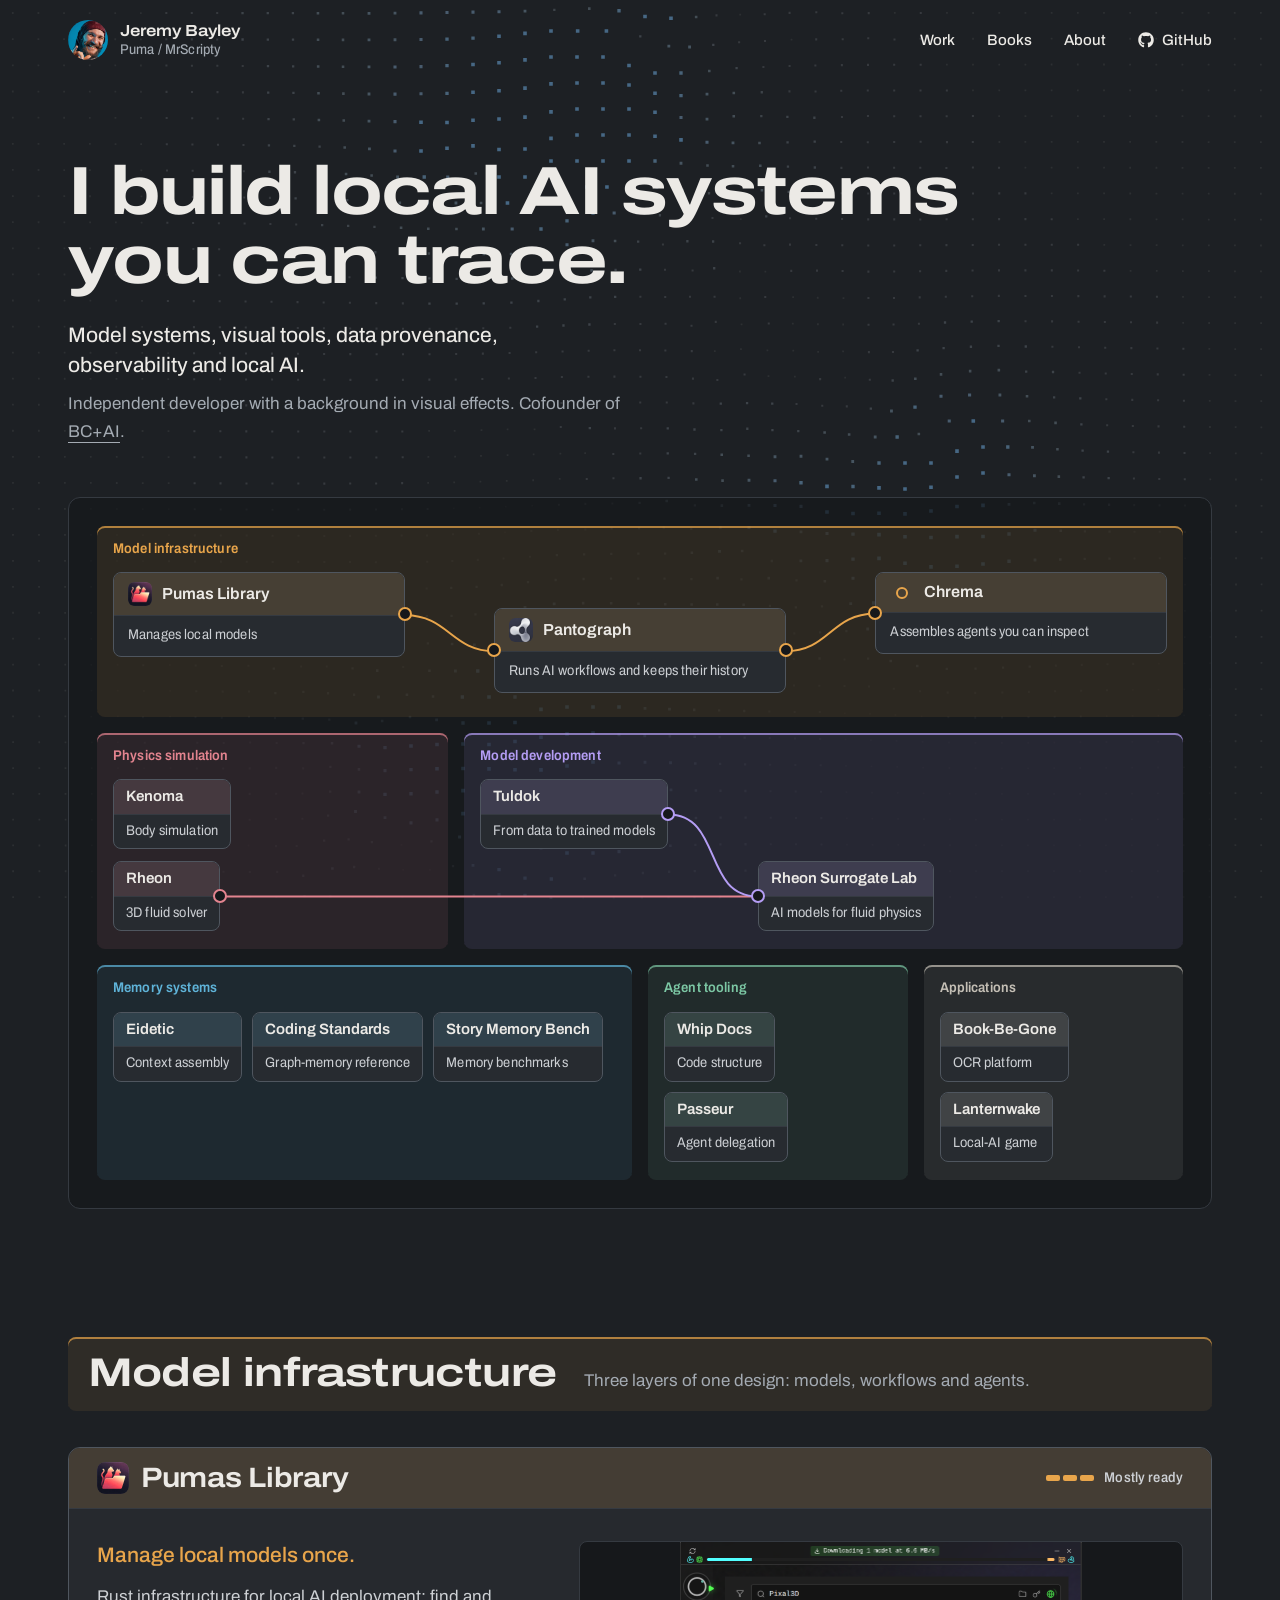
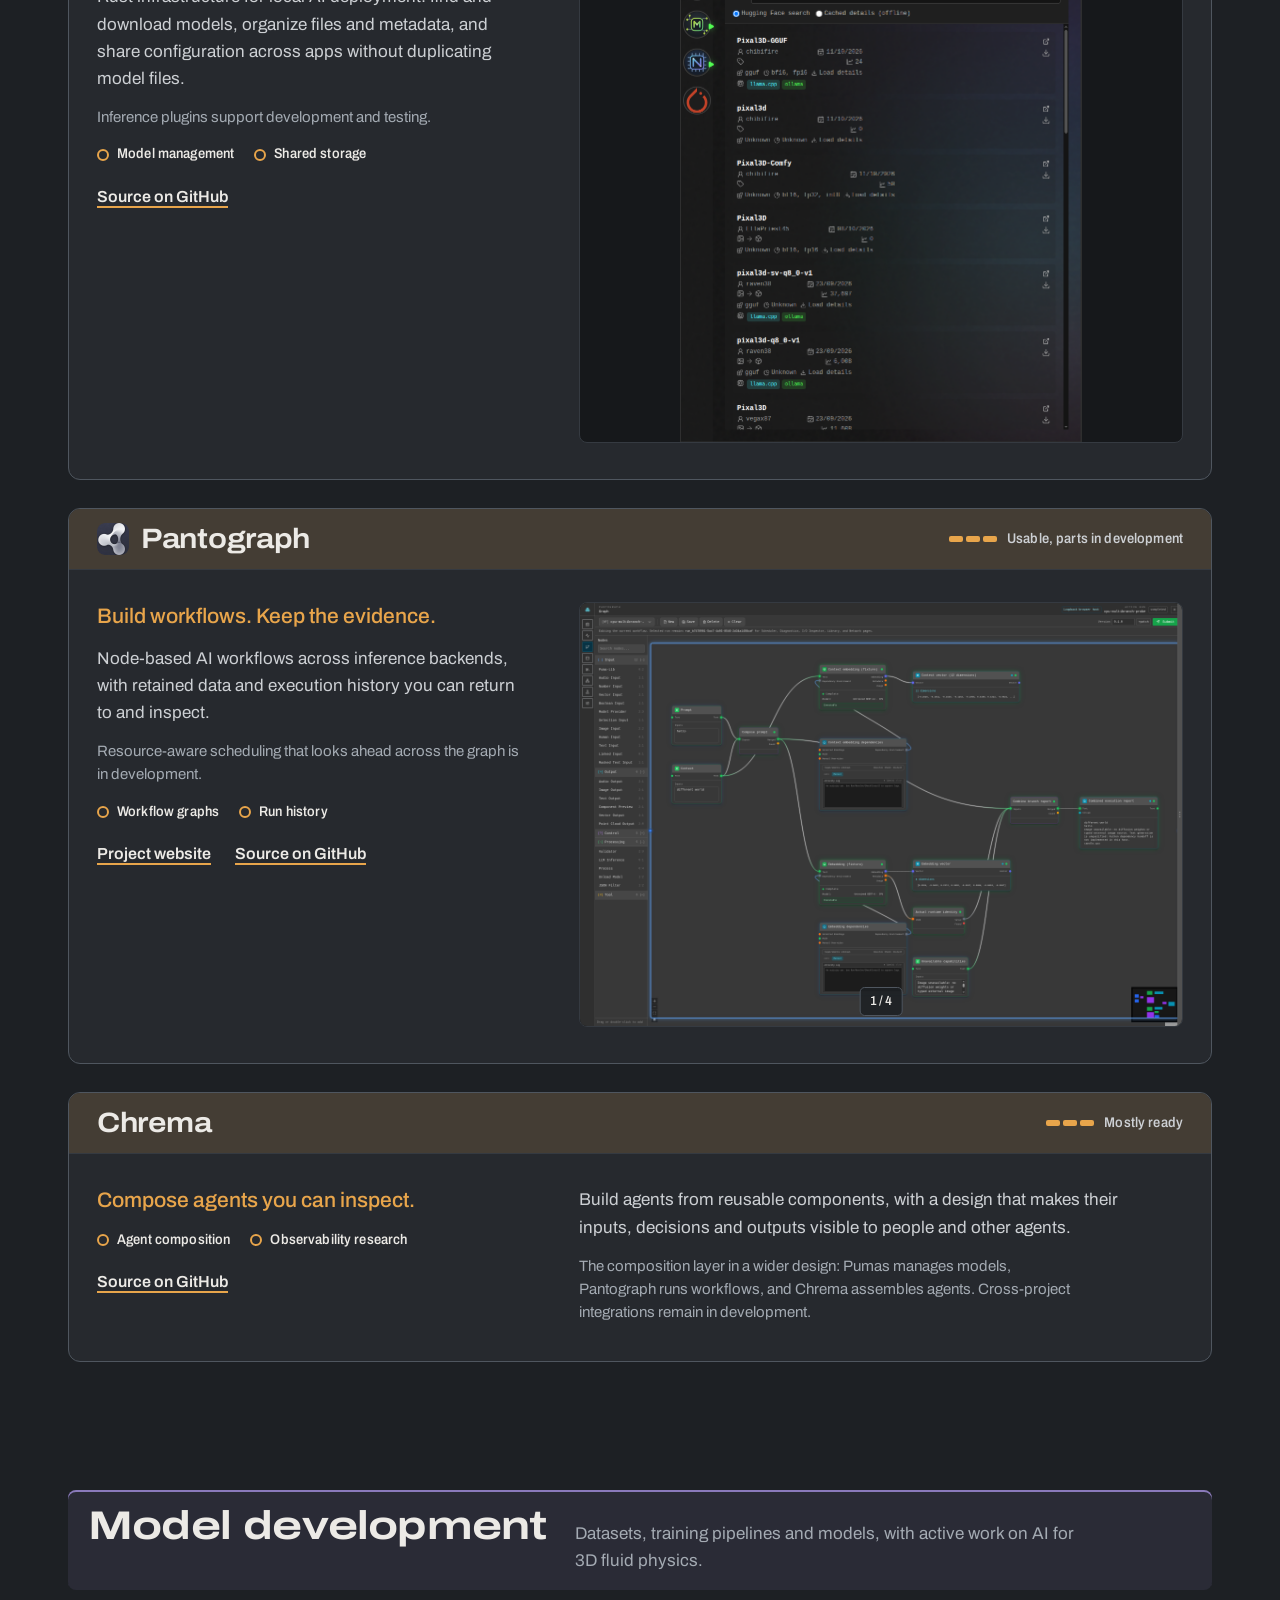
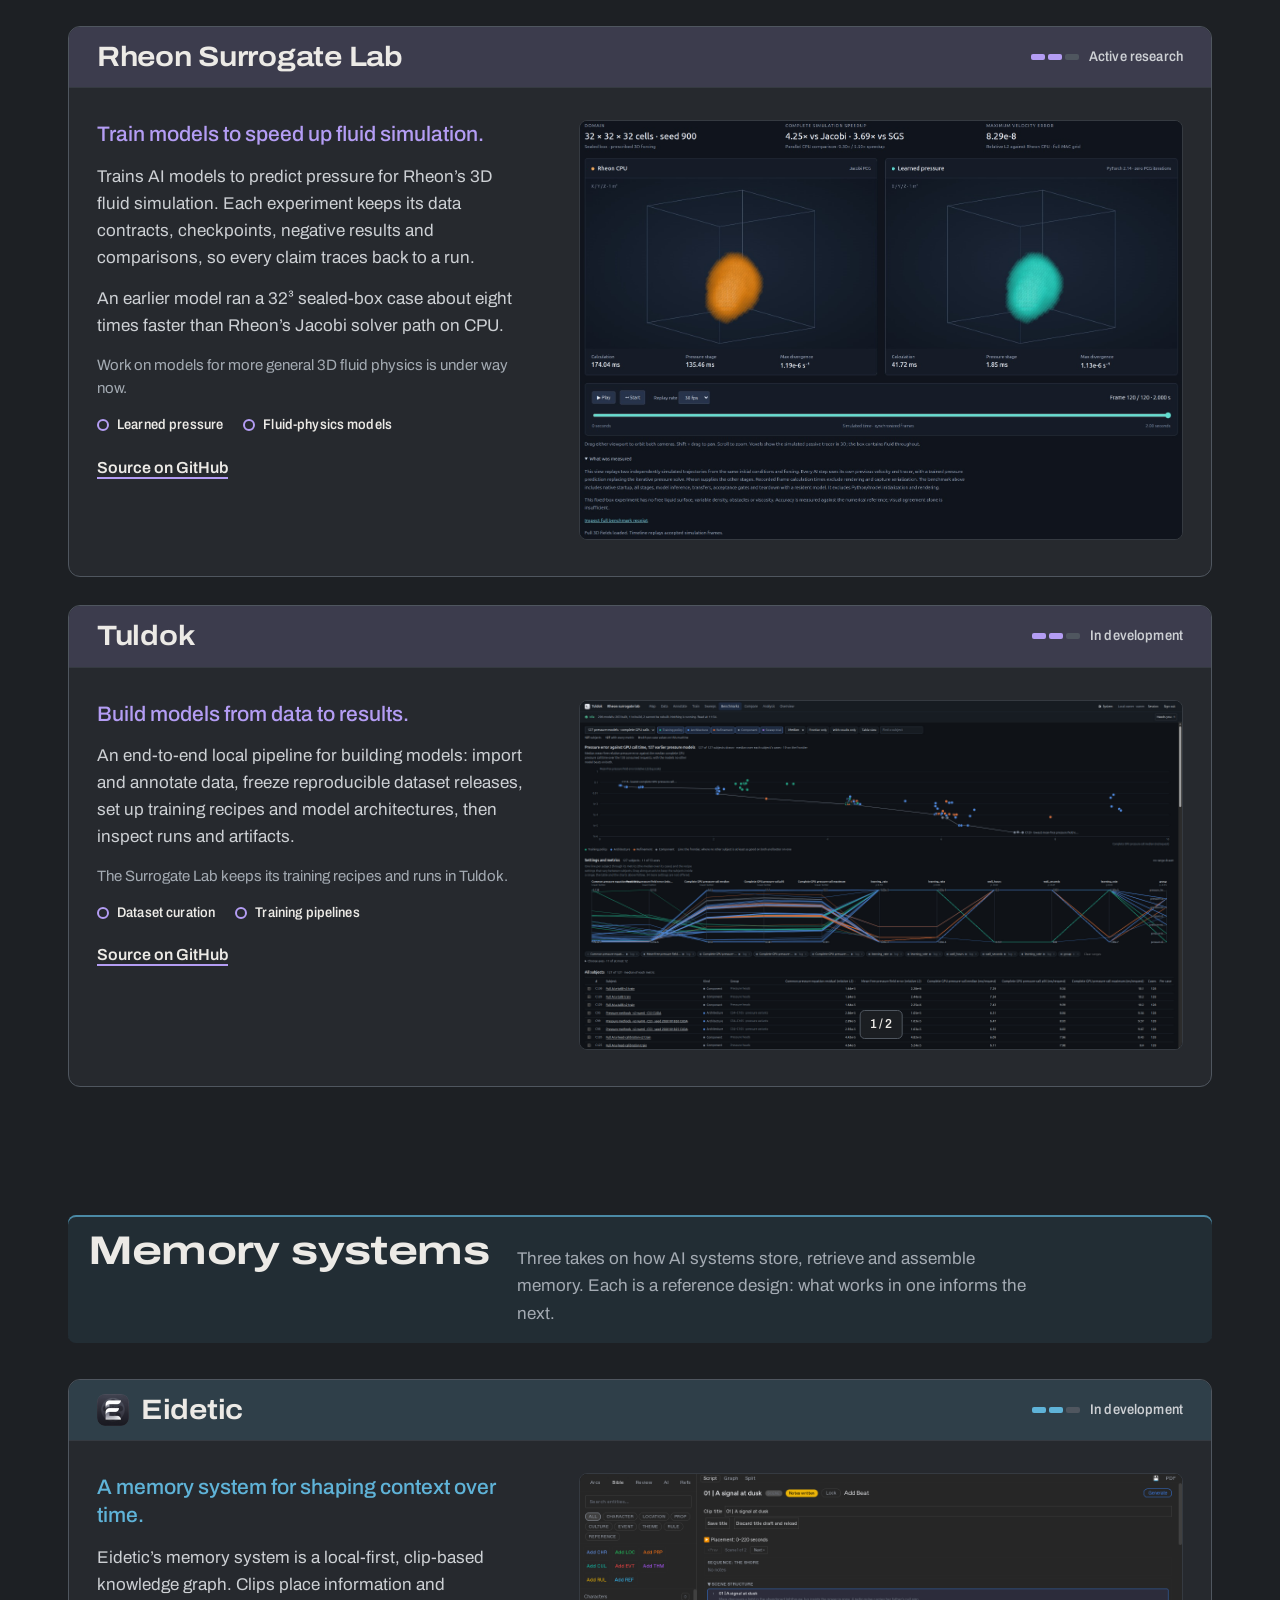
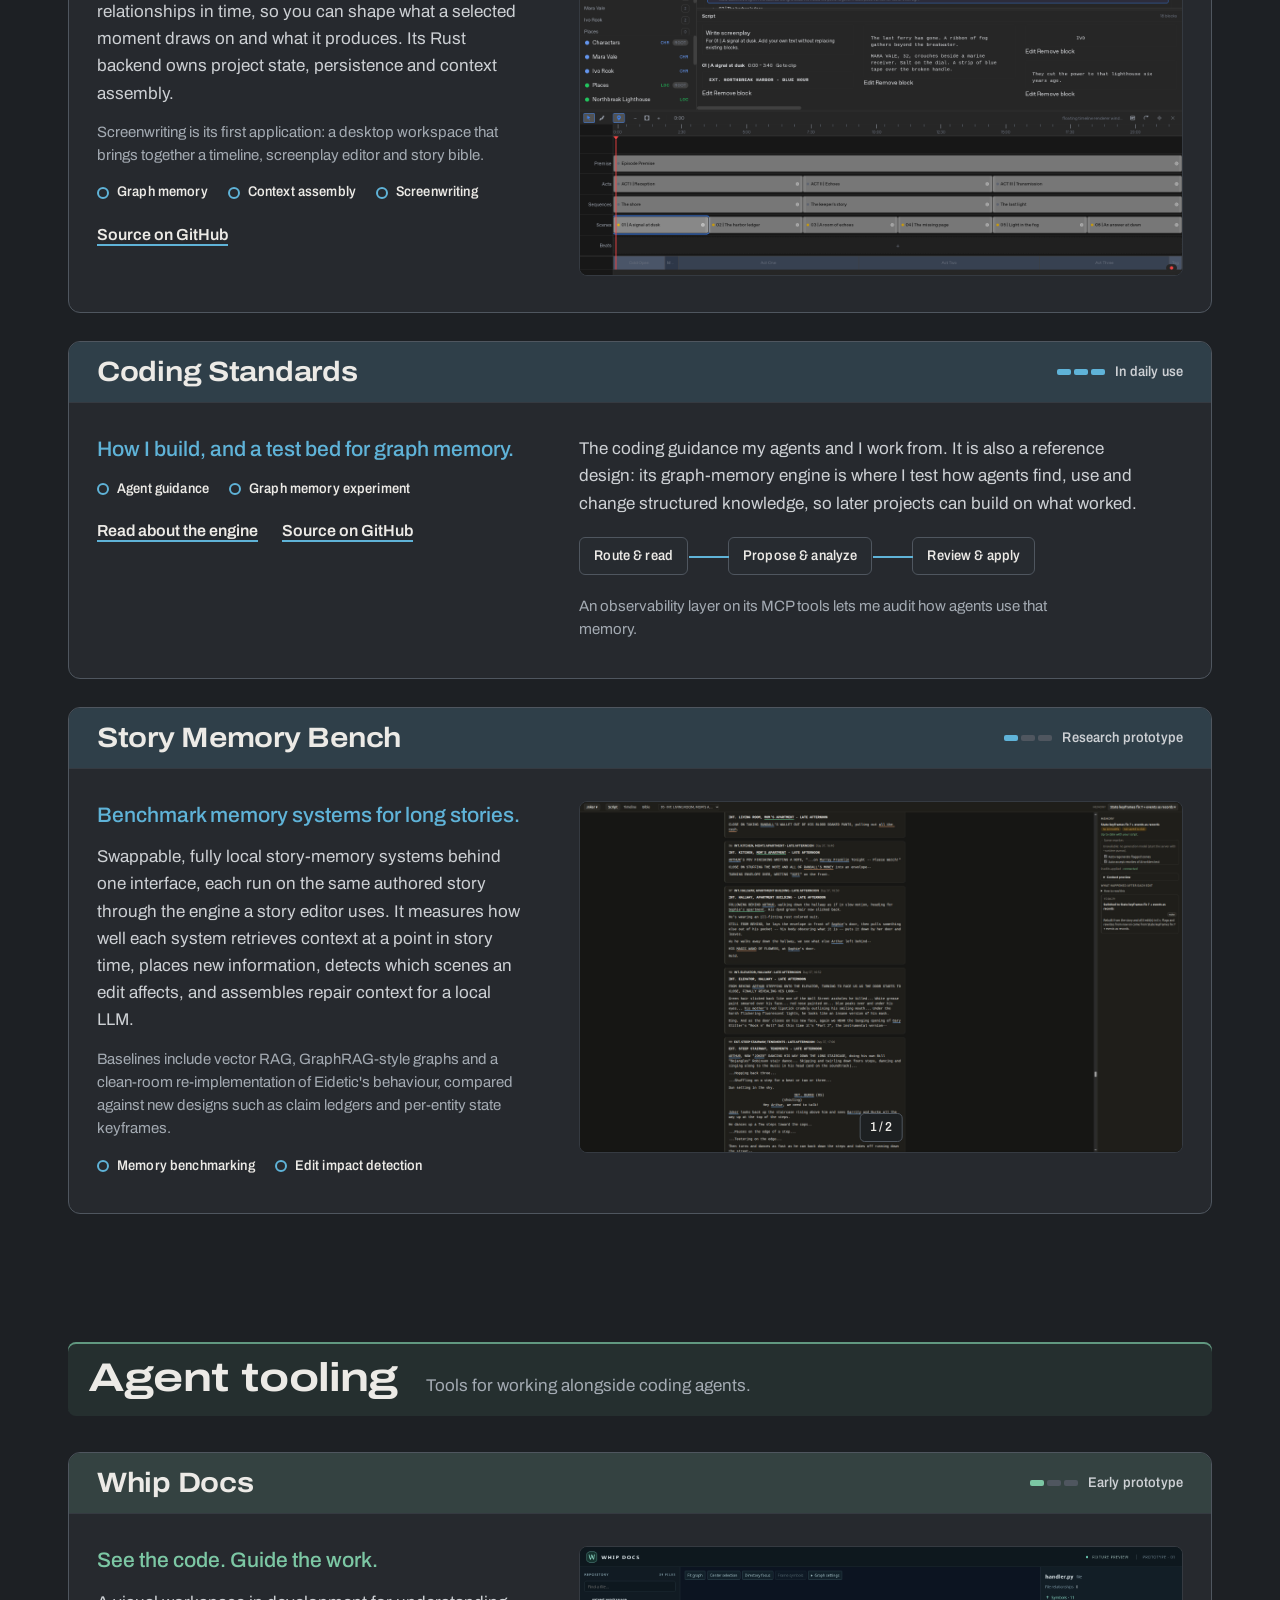
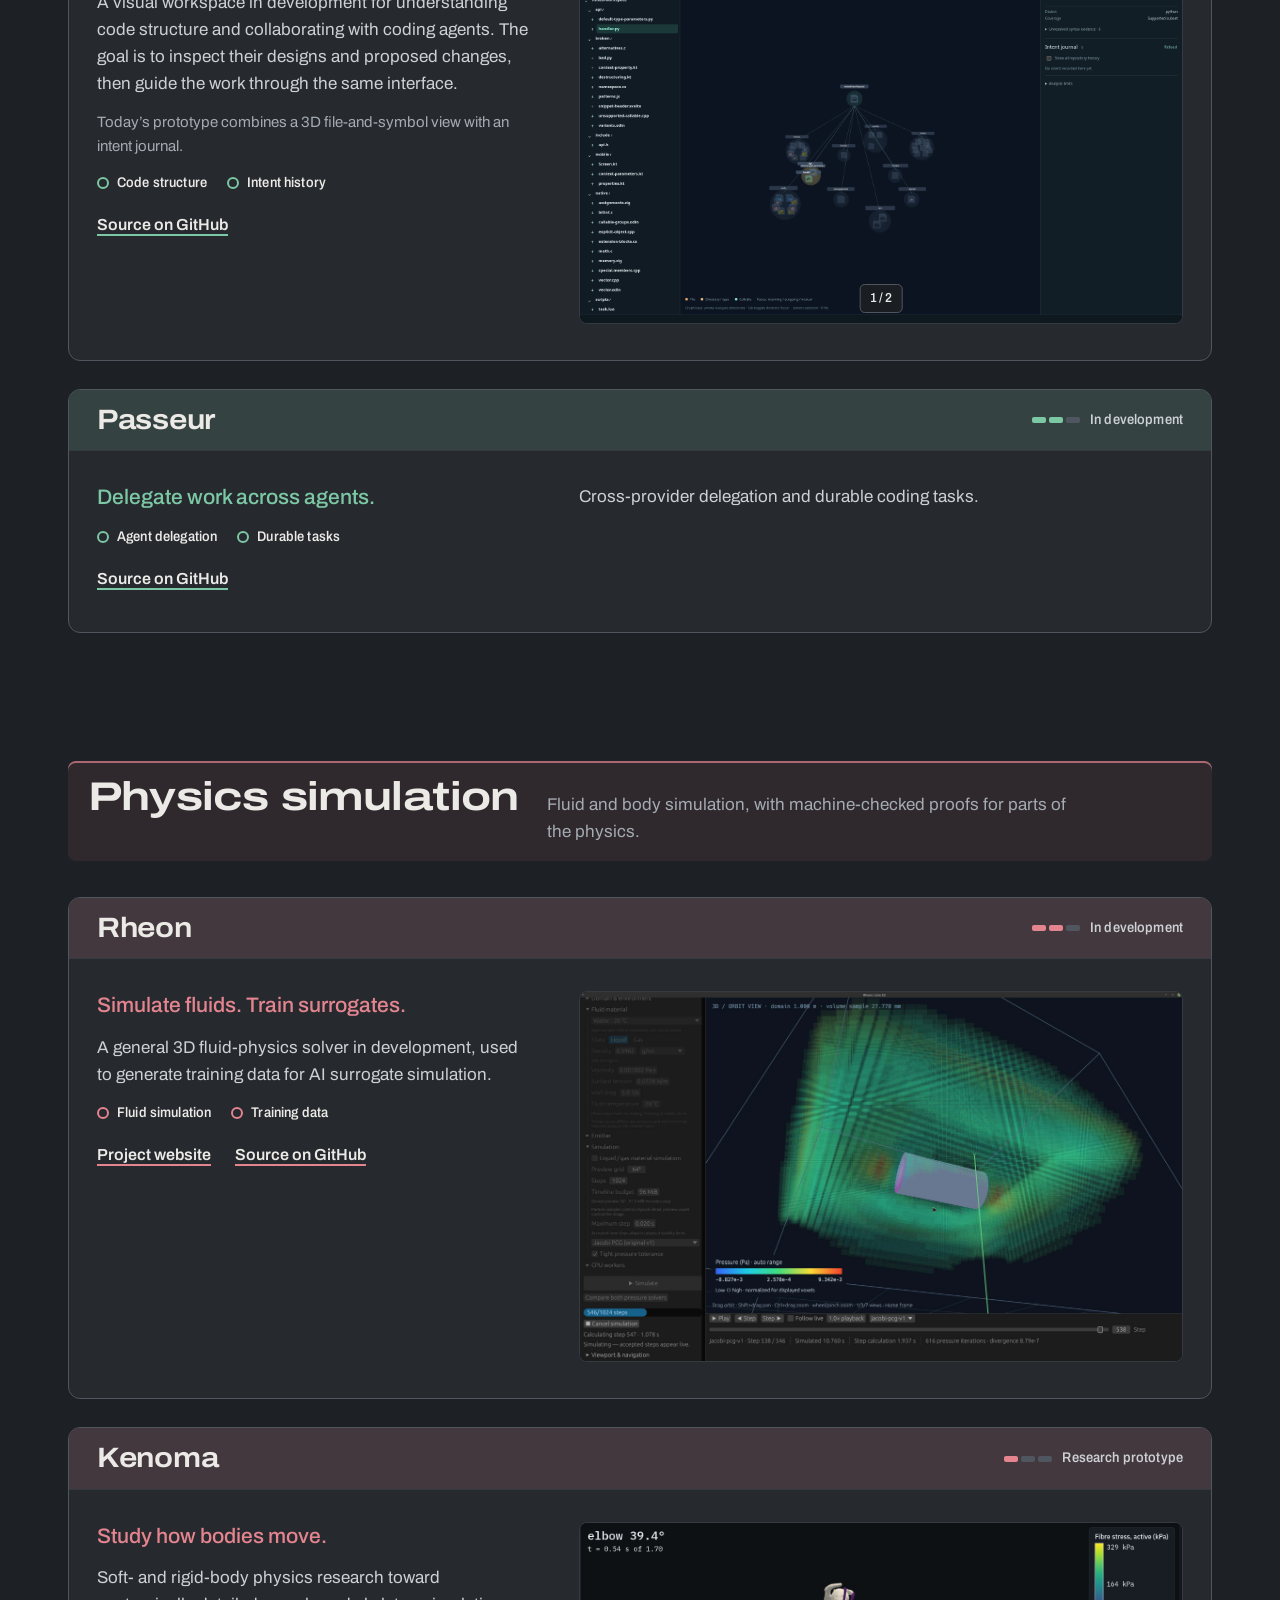
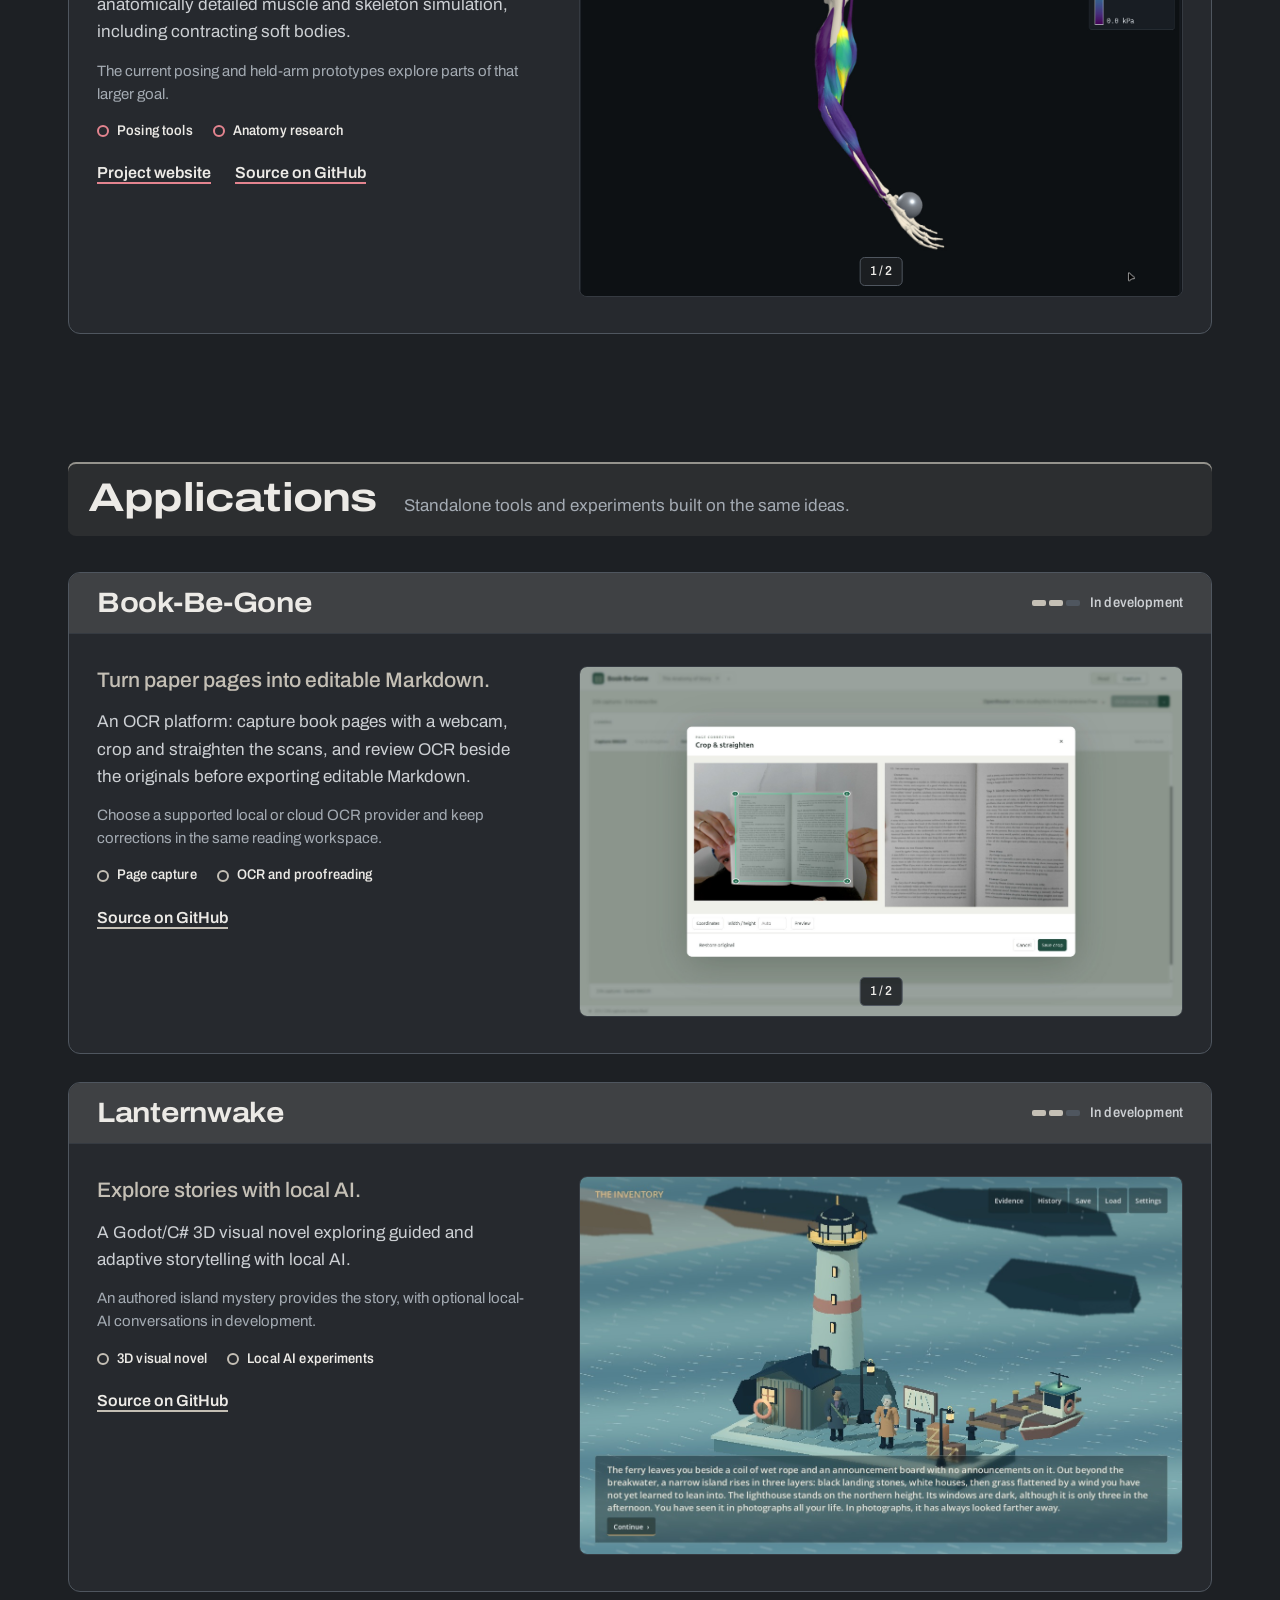
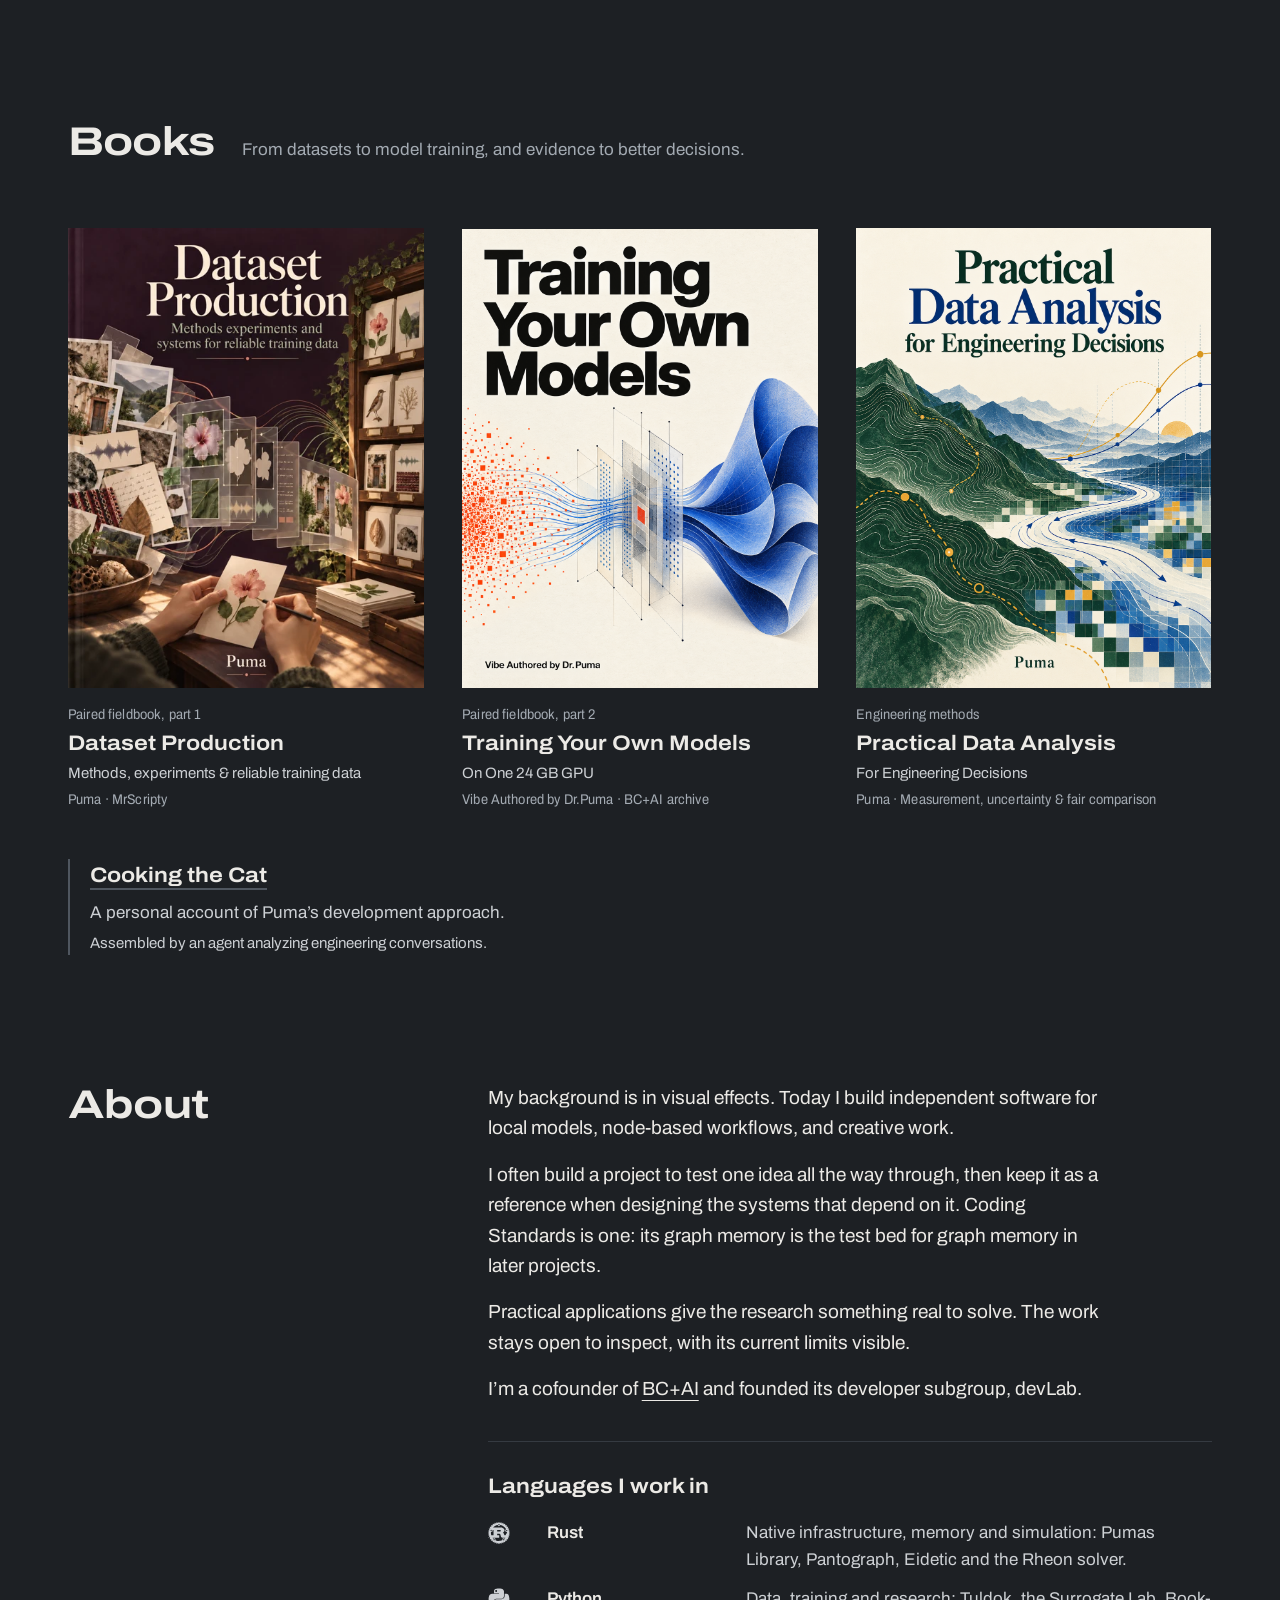
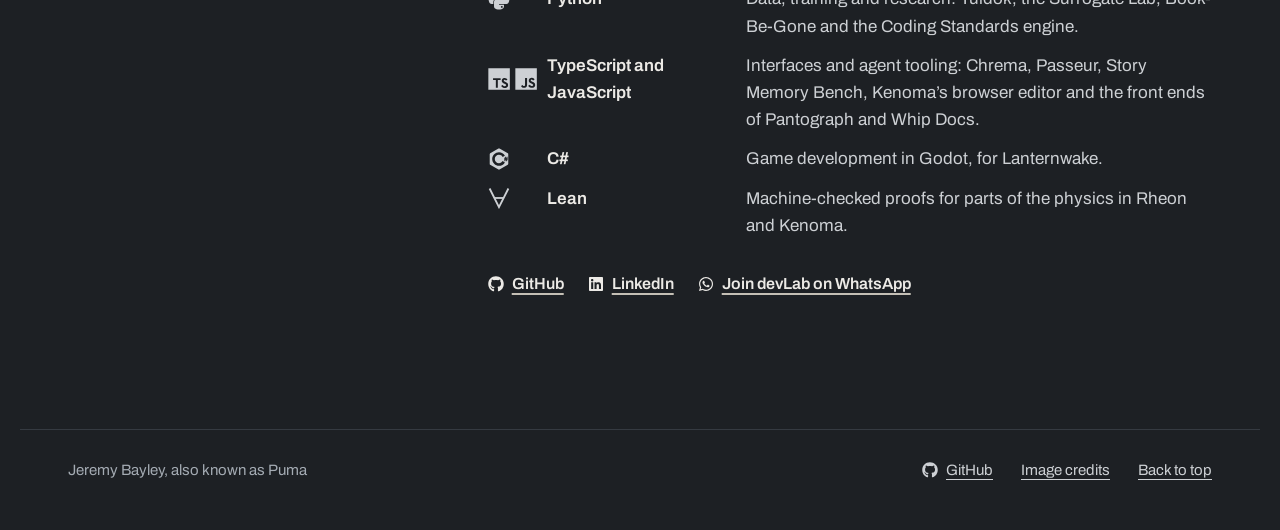
<file: index.html>
<!doctype html>
<html lang="en">
<head>
<meta charset="utf-8">
<meta name="viewport" content="width=device-width,initial-scale=1">
<meta name="color-scheme" content="dark">
<meta name="theme-color" content="#1d2024">
<meta name="description" content="Jeremy Bayley (Puma): local AI infrastructure, model development, agent tooling and physics simulation.">
<title>Jeremy Bayley, local AI systems</title>
<link rel="icon" href="assets/favicon.svg" type="image/svg+xml">
<link rel="preload" href="assets/fonts/archivo-latin-variable.woff2" as="font" type="font/woff2" crossorigin>
<link rel="stylesheet" href="styles.197ed7b4af70.css">
<script src="script.c1683b03fa38.js" defer></script>
</head>
<body>
<canvas class="flow-field" aria-hidden="true"></canvas>
<a class="skip-link" href="#main">Skip to content</a>
<header class="site-header wrap">
<a class="wordmark" href="#top" aria-label="Jeremy Bayley, back to top"><img class="profile-photo" src="puma.jpg?v=661bb77b05d5" alt="" width="1176" height="1174" decoding="async"><span>Jeremy Bayley<small>Puma / MrScripty</small></span></a>
<nav aria-label="Main navigation"><a href="#work">Work</a><a href="#books">Books</a><a href="#about">About</a><a class="nav-github" href="https://github.com/MrScripty"><svg class="icon brand-icon" viewBox="0 0 496 512" fill="currentColor" aria-hidden="true" focusable="false"><path d="M165.9 397.4c0 2-2.3 3.6-5.2 3.6-3.3.3-5.6-1.3-5.6-3.6 0-2 2.3-3.6 5.2-3.6 3-.3 5.6 1.3 5.6 3.6zm-31.1-4.5c-.7 2 1.3 4.3 4.3 4.9 2.6 1 5.6 0 6.2-2s-1.3-4.3-4.3-5.2c-2.6-.7-5.5.3-6.2 2.3zm44.2-1.7c-2.9.7-4.9 2.6-4.6 4.9.3 2 2.9 3.3 5.9 2.6 2.9-.7 4.9-2.6 4.6-4.6-.3-1.9-3-3.2-5.9-2.9zM244.8 8C106.1 8 0 113.3 0 252c0 110.9 69.8 205.8 169.5 239.2 12.8 2.3 17.3-5.6 17.3-12.1 0-6.2-.3-40.4-.3-61.4 0 0-70 15-84.7-29.8 0 0-11.4-29.1-27.8-36.6 0 0-22.9-15.7 1.6-15.4 0 0 24.9 2 38.6 25.8 21.9 38.6 58.6 27.5 72.9 20.9 2.3-16 8.8-27.1 16-33.7-55.9-6.2-112.3-14.3-112.3-110.5 0-27.5 7.6-41.3 23.6-58.9-2.6-6.5-11.1-33.3 2.6-67.9 20.9-6.5 69 27 69 27 20-5.6 41.5-8.5 62.8-8.5s42.8 2.9 62.8 8.5c0 0 48.1-33.6 69-27 13.7 34.7 5.2 61.4 2.6 67.9 16 17.7 25.8 31.5 25.8 58.9 0 96.5-58.9 104.2-114.8 110.5 9.2 7.9 17 22.9 17 46.4 0 33.7-.3 75.4-.3 83.6 0 6.5 4.6 14.4 17.3 12.1C428.2 457.8 496 362.9 496 252 496 113.3 383.5 8 244.8 8zM97.2 352.9c-1.3 1-1 3.3.7 5.2 1.6 1.6 3.9 2.3 5.2 1 1.3-1 1-3.3-.7-5.2-1.6-1.6-3.9-2.3-5.2-1zm-10.8-8.1c-.7 1.3.3 2.9 2.3 3.9 1.6 1 3.6.7 4.3-.7.7-1.3-.3-2.9-2.3-3.9-2-.6-3.6-.3-4.3.7zm32.4 35.6c-1.6 1.3-1 4.3 1.3 6.2 2.3 2.3 5.2 2.6 6.5 1 1.3-1.3.7-4.3-1.3-6.2-2.2-2.3-5.2-2.6-6.5-1zm-11.4-14.7c-1.6 1-1.6 3.6 0 5.9 1.6 2.3 4.3 3.3 5.6 2.3 1.6-1.3 1.6-3.9 0-6.2-1.4-2.3-4-3.3-5.6-2z"/></svg>GitHub</a></nav>
</header>
<main id="main">

<section class="hero" id="top">
<div class="wrap">
<h1><span class="visually-hidden">I build local AI systems you can inspect, trace, audit, compose and understand.</span><span aria-hidden="true">I build local AI systems you can <span class="verb"><span class="verb-word" data-active>inspect.</span><span class="verb-word">trace.</span><span class="verb-word">audit.</span><span class="verb-word">compose.</span><span class="verb-word">understand.</span><span class="verb-trace"></span></span></span></h1>
<p class="hero-focus">Model systems, visual tools, data provenance, observability and local AI.</p>
<p class="hero-bio">Independent developer with a background in visual effects. Cofounder of <a href="https://bc-ai.ca/">BC+AI</a>.</p>
</div>
<div class="wrap">
<div class="graph" aria-label="Project map" data-wires="p-pumas-out>p-pantograph-in p-pantograph-out>p-chrema-in p-rheon-out>p-lab-in p-tuldok-out>p-lab-in">
<svg class="wires" aria-hidden="true" focusable="false"></svg>
<div class="backdrop backdrop-infra">
<p class="backdrop-label">Model infrastructure</p>
<div class="chain">
<a class="node" href="#pumas"><span class="node-title"><img src="assets/icons/pumas-icon.png" alt="" width="512" height="512">Pumas Library</span><span class="node-body">Manages local models</span><span class="port port-out" id="p-pumas-out" aria-hidden="true"></span></a>
<a class="node" href="#pantograph"><span class="port port-in" id="p-pantograph-in" aria-hidden="true"></span><span class="node-title"><img src="assets/icons/pantograph-icon.png" alt="" width="512" height="512">Pantograph</span><span class="node-body">Runs AI workflows and keeps their history</span><span class="port port-out" id="p-pantograph-out" aria-hidden="true"></span></a>
<a class="node" href="#chrema"><span class="port port-in" id="p-chrema-in" aria-hidden="true"></span><span class="node-title"><span class="node-socket" aria-hidden="true"></span>Chrema</span><span class="node-body">Assembles agents you can inspect</span></a>
</div>
</div>
<div class="backdrop backdrop-physics">
<p class="backdrop-label">Physics simulation</p>
<div class="node-col">
<a class="node node-small" href="#kenoma"><span class="node-title">Kenoma</span><span class="node-body">Body simulation</span></a>
<a class="node node-small" href="#rheon"><span class="node-title">Rheon</span><span class="node-body">3D fluid solver</span><span class="port port-out port-cross" id="p-rheon-out" aria-hidden="true"></span></a>
</div>
</div>
<div class="backdrop backdrop-models">
<p class="backdrop-label">Model development</p>
<div class="node-steps">
<a class="node node-small" href="#tuldok"><span class="node-title">Tuldok</span><span class="node-body">From data to trained models</span><span class="port port-out" id="p-tuldok-out" aria-hidden="true"></span></a>
<a class="node node-small" href="#rheon-surrogate-lab"><span class="port port-in" id="p-lab-in" aria-hidden="true"></span><span class="node-title">Rheon Surrogate Lab</span><span class="node-body">AI models for fluid physics</span></a>
</div>
</div>
<div class="backdrop backdrop-context">
<p class="backdrop-label">Memory systems</p>
<div class="node-row">
<a class="node node-small" href="#eidetic"><span class="node-title">Eidetic</span><span class="node-body">Context assembly</span></a>
<a class="node node-small" href="#standards"><span class="node-title">Coding Standards</span><span class="node-body">Graph-memory reference</span></a>
<a class="node node-small" href="#story-memory-bench"><span class="node-title">Story Memory Bench</span><span class="node-body">Memory benchmarks</span></a>
</div>
</div>
<div class="backdrop backdrop-agents">
<p class="backdrop-label">Agent tooling</p>
<div class="node-row">
<a class="node node-small" href="#whip-docs"><span class="node-title">Whip Docs</span><span class="node-body">Code structure</span></a>
<a class="node node-small" href="#passeur"><span class="node-title">Passeur</span><span class="node-body">Agent delegation</span></a>
</div>
</div>
<div class="backdrop backdrop-apps">
<p class="backdrop-label">Applications</p>
<div class="node-row">
<a class="node node-small" href="#book-be-gone"><span class="node-title">Book-Be-Gone</span><span class="node-body">OCR platform</span></a>
<a class="node node-small" href="#lanternwake"><span class="node-title">Lanternwake</span><span class="node-body">Local-AI game</span></a>
</div>
</div>
</div>
</div>
</section>

<div id="work">
<section class="group group-infra" id="infrastructure" aria-labelledby="infrastructure-title">
<div class="wrap">
<header class="group-head"><h2 id="infrastructure-title">Model infrastructure</h2><p>Three layers of one design: models, workflows and agents.</p></header>

<article class="project" id="pumas">
<header class="project-head"><h3 class="project-title"><img class="product-icon" src="assets/icons/pumas-icon.png" alt="" width="512" height="512">Pumas Library</h3><p class="status" data-level="3" title="Maturity: usable (step 3 of 3)"><span class="status-meter" aria-hidden="true"><i></i><i></i><i></i></span>Mostly ready</p></header>
<div class="project-body">
<div class="project-text">
<p class="project-deck">Manage local models once.</p>
<p>Rust infrastructure for local AI deployment: find and download models, organize files and metadata, and share configuration across apps without duplicating model files.</p>
<p class="project-note">Inference plugins support development and testing.</p>
<ul class="tags capability-tags"><li>Model management</li><li>Shared storage</li></ul>
<p class="project-links"><a href="https://github.com/MrScripty/Pumas-Library">Source on GitHub</a></p>
</div>
<div class="project-visual"><figure class="app-capture"><a class="capture-button" href="assets/PumasLibrary_search_v0.8.0.png?v=174078d0e2f5" aria-label="Enlarge Pumas Library: Hugging Face search"><img src="assets/PumasLibrary_search_v0.8.0.png?v=174078d0e2f5" alt="Pumas Library Hugging Face search results for Pixal3D, showing model names, repository authors, formats and download controls." width="805" height="1001" loading="lazy" decoding="async"><span class="capture-zoom">View full size <svg class="icon" viewBox="0 0 24 24" fill="none" stroke="currentColor" stroke-width="1.6" stroke-linecap="round" stroke-linejoin="round" aria-hidden="true"><path d="M5 19 19 5M5 5h14v14"/></svg></span></a></figure></div>
</div>
</article>

<article class="project" id="pantograph">
<header class="project-head"><h3 class="project-title"><img class="product-icon" src="assets/icons/pantograph-icon.png" alt="" width="512" height="512">Pantograph</h3><p class="status" data-level="3" title="Maturity: usable (step 3 of 3)"><span class="status-meter" aria-hidden="true"><i></i><i></i><i></i></span>Usable, parts in development</p></header>
<div class="project-body">
<div class="project-text">
<p class="project-deck">Build workflows. Keep the evidence.</p>
<p>Node-based AI workflows across inference backends, with retained data and execution history you can return to and inspect.</p>
<p class="project-note">Resource-aware scheduling that looks ahead across the graph is in development.</p>
<ul class="tags capability-tags"><li>Workflow graphs</li><li>Run history</li></ul>
<p class="project-links"><a href="https://mrscripty.github.io/Pantograph/">Project website</a><a href="https://github.com/MrScripty/Pantograph">Source on GitHub</a></p>
</div>
<div class="project-visual"><div class="capture-gallery" data-gallery="Pantograph"><figure class="app-capture"><a class="capture-button" href="assets/pantograph-inference-multibranch-graph-completed.png?v=d48e36d267e7" aria-label="Enlarge Two inference branches, one workflow"><img src="assets/pantograph-inference-multibranch-graph-completed.png?v=d48e36d267e7" alt="Actual Pantograph 13-node graph showing two completed untrained Candle CPU embedding branches, eight- and twelve-dimensional vector outputs, and a combined report that states unavailable capabilities." width="2560" height="1800" loading="lazy" decoding="async"><span class="capture-zoom">View full size <svg class="icon" viewBox="0 0 24 24" fill="none" stroke="currentColor" stroke-width="1.6" stroke-linecap="round" stroke-linejoin="round" aria-hidden="true"><path d="M5 19 19 5M5 5h14v14"/></svg></span></a></figure><figure class="app-capture"><a class="capture-button" href="assets/pantograph-inference-multibranch-retained-output.png?v=21f74817ab9e" aria-label="Enlarge Inspect the retained output"><img src="assets/pantograph-inference-multibranch-retained-output.png?v=21f74817ab9e" alt="Pantograph I/O Inspector showing the same 13-node workflow and its retained eight-dimensional embedding vector." width="2560" height="1800" loading="lazy" decoding="async"><span class="capture-zoom">View full size <svg class="icon" viewBox="0 0 24 24" fill="none" stroke="currentColor" stroke-width="1.6" stroke-linecap="round" stroke-linejoin="round" aria-hidden="true"><path d="M5 19 19 5M5 5h14v14"/></svg></span></a></figure><figure class="app-capture"><a class="capture-button" href="assets/pantograph-inference-multibranch-diagnostics.png?v=797ea7038a73" aria-label="Enlarge Trace the same run"><img src="assets/pantograph-inference-multibranch-diagnostics.png?v=797ea7038a73" alt="Pantograph Diagnostics showing 22 projected events, both inference owners and the terminal event for the completed multi-branch run." width="2560" height="1800" loading="lazy" decoding="async"><span class="capture-zoom">View full size <svg class="icon" viewBox="0 0 24 24" fill="none" stroke="currentColor" stroke-width="1.6" stroke-linecap="round" stroke-linejoin="round" aria-hidden="true"><path d="M5 19 19 5M5 5h14v14"/></svg></span></a></figure><figure class="app-capture"><a class="capture-button" href="assets/pantograph-inference-multibranch-scheduler.png?v=7bfa03d810b4" aria-label="Enlarge See execution state"><img src="assets/pantograph-inference-multibranch-scheduler.png?v=7bfa03d810b4" alt="Pantograph Scheduler showing the completed multi-branch CPU workflow and its event timeline. Estimate and cache fields retain their unavailable or unknown states." width="2560" height="1800" loading="lazy" decoding="async"><span class="capture-zoom">View full size <svg class="icon" viewBox="0 0 24 24" fill="none" stroke="currentColor" stroke-width="1.6" stroke-linecap="round" stroke-linejoin="round" aria-hidden="true"><path d="M5 19 19 5M5 5h14v14"/></svg></span></a></figure></div></div>
</div>
</article>

<article class="project project-brief" id="chrema">
<header class="project-head"><h3 class="project-title">Chrema</h3><p class="status" data-level="3" title="Maturity: usable (step 3 of 3)"><span class="status-meter" aria-hidden="true"><i></i><i></i><i></i></span>Mostly ready</p></header>
<div class="project-body">
<div class="project-text">
<p class="project-deck">Compose agents you can inspect.</p>
<ul class="tags capability-tags"><li>Agent composition</li><li>Observability research</li></ul>
<p class="project-links"><a href="https://github.com/MrScripty/Chrema">Source on GitHub</a></p>
</div>
<div class="project-detail">
<p>Build agents from reusable components, with a design that makes their inputs, decisions and outputs visible to people and other agents.</p>
<p class="project-note">The composition layer in a wider design: Pumas manages models, Pantograph runs workflows, and Chrema assembles agents. Cross-project integrations remain in development.</p>
</div>
</div>
</article>
</div>
</section>

<section class="group group-models" id="models" aria-labelledby="models-title">
<div class="wrap">
<header class="group-head"><h2 id="models-title">Model development</h2><p>Datasets, training pipelines and models, with active work on AI for 3D fluid physics.</p></header>

<article class="project" id="rheon-surrogate-lab">
<header class="project-head"><h3 class="project-title">Rheon Surrogate Lab</h3><p class="status" data-level="2" title="Maturity: in development (step 2 of 3)"><span class="status-meter" aria-hidden="true"><i></i><i></i><i></i></span>Active research</p></header>
<div class="project-body">
<div class="project-text">
<p class="project-deck">Train models to speed up fluid simulation.</p>
<p>Trains AI models to predict pressure for Rheon’s 3D fluid simulation. Each experiment keeps its data contracts, checkpoints, negative results and comparisons, so every claim traces back to a run.</p>
<p>An earlier model ran a 32³ sealed-box case about eight times faster than Rheon’s Jacobi solver path on CPU.</p>
<p class="project-note">Work on models for more general 3D fluid physics is under way now.</p>
<ul class="tags capability-tags"><li>Learned pressure</li><li>Fluid-physics models</li></ul>
<p class="project-links"><a href="https://github.com/MrScripty/rheon-surrogate-lab">Source on GitHub</a></p>
</div>
<div class="project-visual"><figure class="app-capture"><a class="capture-button" href="assets/Rheon_algo_to_AI.jpg?v=8d71c81835be" aria-label="Enlarge Rheon Surrogate Lab"><img src="assets/Rheon_algo_to_AI.jpg?v=8d71c81835be" alt="Rheon Surrogate Lab: orange Rheon CPU using Jacobi PCG beside blue-green learned pressure, with pressure-stage timings in milliseconds for a 32 by 32 by 32 cell sealed-box experiment." width="1551" height="1078" loading="lazy" decoding="async"><span class="capture-zoom">View full size <svg class="icon" viewBox="0 0 24 24" fill="none" stroke="currentColor" stroke-width="1.6" stroke-linecap="round" stroke-linejoin="round" aria-hidden="true"><path d="M5 19 19 5M5 5h14v14"/></svg></span></a></figure></div>
</div>
</article>

<article class="project" id="tuldok">
<header class="project-head"><h3 class="project-title">Tuldok</h3><p class="status" data-level="2" title="Maturity: in development (step 2 of 3)"><span class="status-meter" aria-hidden="true"><i></i><i></i><i></i></span>In development</p></header>
<div class="project-body">
<div class="project-text">
<p class="project-deck">Build models from data to results.</p>
<p>An end-to-end local pipeline for building models: import and annotate data, freeze reproducible dataset releases, set up training recipes and model architectures, then inspect runs and artifacts.</p>
<p class="project-note">The Surrogate Lab keeps its training recipes and runs in Tuldok.</p>
<ul class="tags capability-tags"><li>Dataset curation</li><li>Training pipelines</li></ul>
<p class="project-links"><a href="https://github.com/MrScripty/Tuldok">Source on GitHub</a></p>
</div>
<div class="project-visual"><div class="capture-gallery" data-gallery="Tuldok"><figure class="app-capture"><a class="capture-button" href="assets/tuldok-benchmarks-frontier.jpg?v=87e849feef10" aria-label="Enlarge Tuldok benchmark frontier and parallel coordinates"><img src="assets/tuldok-benchmarks-frontier.jpg?v=87e849feef10" alt="Tuldok Benchmarks tab on a project of 127 pressure models: pressure error against GPU call time with the frontier of models no other beats on both, parallel coordinates of recipe settings and metrics, and the table of subjects." width="2560" height="1484" loading="lazy" decoding="async"><span class="capture-zoom">View full size <svg class="icon" viewBox="0 0 24 24" fill="none" stroke="currentColor" stroke-width="1.6" stroke-linecap="round" stroke-linejoin="round" aria-hidden="true"><path d="M5 19 19 5M5 5h14v14"/></svg></span></a></figure><figure class="app-capture"><a class="capture-button" href="assets/tuldok-map-ancestry.jpg?v=0df23a057753" aria-label="Enlarge Tuldok model ancestry map"><img src="assets/tuldok-map-ancestry.jpg?v=0df23a057753" alt="Tuldok Map tab on a 206-model surrogate project: a horizontal ancestry tree of model derivations grouped by stage, above the list of models with their purpose, kind of change and accuracy." width="2559" height="1488" loading="lazy" decoding="async"><span class="capture-zoom">View full size <svg class="icon" viewBox="0 0 24 24" fill="none" stroke="currentColor" stroke-width="1.6" stroke-linecap="round" stroke-linejoin="round" aria-hidden="true"><path d="M5 19 19 5M5 5h14v14"/></svg></span></a></figure></div></div>
</div>
</article>
</div>
</section>

<section class="group group-context" id="context" aria-labelledby="context-title">
<div class="wrap">
<header class="group-head"><h2 id="context-title">Memory systems</h2><p>Three takes on how AI systems store, retrieve and assemble memory. Each is a reference design: what works in one informs the next.</p></header>

<article class="project" id="eidetic">
<header class="project-head"><h3 class="project-title"><img class="product-icon" src="assets/icons/eidetic-icon.png" alt="" width="512" height="512">Eidetic</h3><p class="status" data-level="2" title="Maturity: in development (step 2 of 3)"><span class="status-meter" aria-hidden="true"><i></i><i></i><i></i></span>In development</p></header>
<div class="project-body">
<div class="project-text">
<p class="project-deck">A memory system for shaping context over time.</p>
<p>Eidetic’s memory system is a local-first, clip-based knowledge graph. Clips place information and relationships in time, so you can shape what a selected moment draws on and what it produces. Its Rust backend owns project state, persistence and context assembly.</p>
<p class="project-note">Screenwriting is its first application: a desktop workspace that brings together a timeline, screenplay editor and story bible.</p>
<ul class="tags capability-tags"><li>Graph memory</li><li>Context assembly</li><li>Screenwriting</li></ul>
<p class="project-links"><a href="https://github.com/MrScripty/Eidetic">Source on GitHub</a></p>
</div>
<div class="project-visual"><figure class="app-capture"><a class="capture-button" href="assets/eidetic-screenplay-timeline.png?v=d8f85a18ac88" aria-label="Enlarge A story in context"><img src="assets/eidetic-screenplay-timeline.png?v=d8f85a18ac88" alt="Eidetic native Linux screenplay editor and six-scene timeline for the authored Signal at Low Tide demo." width="1440" height="960" loading="lazy" decoding="async"><span class="capture-zoom">View full size <svg class="icon" viewBox="0 0 24 24" fill="none" stroke="currentColor" stroke-width="1.6" stroke-linecap="round" stroke-linejoin="round" aria-hidden="true"><path d="M5 19 19 5M5 5h14v14"/></svg></span></a></figure></div>
</div>
</article>

<article class="project project-brief" id="standards">
<header class="project-head"><h3 class="project-title">Coding Standards</h3><p class="status" data-level="3" title="Maturity: usable (step 3 of 3)"><span class="status-meter" aria-hidden="true"><i></i><i></i><i></i></span>In daily use</p></header>
<div class="project-body">
<div class="project-text">
<p class="project-deck">How I build, and a test bed for graph memory.</p>
<ul class="tags capability-tags"><li>Agent guidance</li><li>Graph memory experiment</li></ul>
<p class="project-links"><a href="https://github.com/MrScripty/Coding-Standards/blob/188beda1fa477d21d576c233dd8c7f4c4c267d23/tools/standards_engine/README.md">Read about the engine</a><a href="https://github.com/MrScripty/Coding-Standards">Source on GitHub</a></p>
</div>
<div class="project-detail">
<p>The coding guidance my agents and I work from. It is also a reference design: its graph-memory engine is where I test how agents find, use and change structured knowledge, so later projects can build on what worked.</p>
<ol class="flow" aria-label="Engine workflow"><li>Route &amp; read</li><li>Propose &amp; analyze</li><li>Review &amp; apply</li></ol>
<p class="project-note">An observability layer on its MCP tools lets me audit how agents use that memory.</p>
</div>
</div>
</article>

<article class="project" id="story-memory-bench">
<header class="project-head"><h3 class="project-title">Story Memory Bench</h3><p class="status" data-level="1" title="Maturity: early prototype (step 1 of 3)"><span class="status-meter" aria-hidden="true"><i></i><i></i><i></i></span>Research prototype</p></header>
<div class="project-body">
<div class="project-text">
<p class="project-deck">Benchmark memory systems for long stories.</p>
<p>Swappable, fully local story-memory systems behind one interface, each run on the same authored story through the engine a story editor uses. It measures how well each system retrieves context at a point in story time, places new information, detects which scenes an edit affects, and assembles repair context for a local LLM.</p>
<p class="project-note">Baselines include vector RAG, GraphRAG-style graphs and a clean-room re-implementation of Eidetic's behaviour, compared against new designs such as claim ledgers and per-entity state keyframes.</p>
<ul class="tags capability-tags"><li>Memory benchmarking</li><li>Edit impact detection</li></ul>
</div>
<div class="project-visual"><div class="capture-gallery" data-gallery="Story Memory Bench"><figure class="app-capture"><a class="capture-button" href="assets/story-memory-bench-script.jpg?v=7a347f7795fe" aria-label="Enlarge Story Memory Bench script view"><img src="assets/story-memory-bench-script.jpg?v=7a347f7795fe" alt="Story Memory Bench editor showing screenplay scenes with story-time stamps and underlined entity mentions, beside the memory panel for the selected memory system." width="2560" height="1488" loading="lazy" decoding="async"><span class="capture-zoom">View full size <svg class="icon" viewBox="0 0 24 24" fill="none" stroke="currentColor" stroke-width="1.6" stroke-linecap="round" stroke-linejoin="round" aria-hidden="true"><path d="M5 19 19 5M5 5h14v14"/></svg></span></a></figure><figure class="app-capture"><a class="capture-button" href="assets/story-memory-bench-bible.jpg?v=7c42aa96382e" aria-label="Enlarge Story Memory Bench story bible"><img src="assets/story-memory-bench-bible.jpg?v=7c42aa96382e" alt="Story bible entry for a character with aliases, fields and relationships that change over story time, each tied to the scene where it changed." width="2560" height="1487" loading="lazy" decoding="async"><span class="capture-zoom">View full size <svg class="icon" viewBox="0 0 24 24" fill="none" stroke="currentColor" stroke-width="1.6" stroke-linecap="round" stroke-linejoin="round" aria-hidden="true"><path d="M5 19 19 5M5 5h14v14"/></svg></span></a></figure></div></div>
</div>
</article>
</div>
</section>

<section class="group group-agents" id="agents" aria-labelledby="agents-title">
<div class="wrap">
<header class="group-head"><h2 id="agents-title">Agent tooling</h2><p>Tools for working alongside coding agents.</p></header>

<article class="project" id="whip-docs">
<header class="project-head"><h3 class="project-title">Whip Docs</h3><p class="status" data-level="1" title="Maturity: early prototype (step 1 of 3)"><span class="status-meter" aria-hidden="true"><i></i><i></i><i></i></span>Early prototype</p></header>
<div class="project-body">
<div class="project-text">
<p class="project-deck">See the code. Guide the work.</p>
<p>A visual workspace in development for understanding code structure and collaborating with coding agents. The goal is to inspect their designs and proposed changes, then guide the work through the same interface.</p>
<p class="project-note">Today’s prototype combines a 3D file-and-symbol view with an intent journal.</p>
<ul class="tags capability-tags"><li>Code structure</li><li>Intent history</li></ul>
<p class="project-links"><a href="https://github.com/MrScripty/whip-docs">Source on GitHub</a></p>
</div>
<div class="project-visual"><div class="capture-gallery" data-gallery="Whip Docs"><figure class="app-capture "><a class="capture-button" href="assets/whip-docs-file-graph.png?v=a27901eb2ef0" aria-label="Enlarge Whip Docs The 3D file graph"><img src="assets/whip-docs-file-graph.png?v=a27901eb2ef0" alt="Actual Whip Docs browser interface with the repository tree, original 3D file and directory graph, and compact file inspector. The Fixture Preview indicator is visible." width="1680" height="1050" loading="lazy" decoding="async"><span class="capture-zoom">View full size <svg class="icon" viewBox="0 0 24 24" fill="none" stroke="currentColor" stroke-width="1.6" stroke-linecap="round" stroke-linejoin="round" aria-hidden="true"><path d="M5 19 19 5M5 5h14v14"/></svg></span></a></figure><figure class="app-capture "><a class="capture-button" href="assets/whip-docs-expanded-symbols.png?v=34637384262d" aria-label="Enlarge Whip Docs Expand into symbols"><img src="assets/whip-docs-expanded-symbols.png?v=34637384262d" alt="Whip Docs browser capture with Python declarations expanded above their parent file in the same 3D scene. The selected Boxed class and its intent journal appear in the inspector." width="1680" height="1050" loading="lazy" decoding="async"><span class="capture-zoom">View full size <svg class="icon" viewBox="0 0 24 24" fill="none" stroke="currentColor" stroke-width="1.6" stroke-linecap="round" stroke-linejoin="round" aria-hidden="true"><path d="M5 19 19 5M5 5h14v14"/></svg></span></a></figure></div></div>
</div>
</article>

<article class="project project-brief" id="passeur">
<header class="project-head"><h3 class="project-title">Passeur</h3><p class="status" data-level="2" title="Maturity: in development (step 2 of 3)"><span class="status-meter" aria-hidden="true"><i></i><i></i><i></i></span>In development</p></header>
<div class="project-body">
<div class="project-text">
<p class="project-deck">Delegate work across agents.</p>
<ul class="tags capability-tags"><li>Agent delegation</li><li>Durable tasks</li></ul>
<p class="project-links"><a href="https://github.com/MrScripty/Passeur">Source on GitHub</a></p>
</div>
<div class="project-detail">
<p>Cross-provider delegation and durable coding tasks.</p>
</div>
</div>
</article>
</div>
</section>

<section class="group group-physics" id="research" aria-labelledby="research-title">
<div class="wrap">
<header class="group-head"><h2 id="research-title">Physics simulation</h2><p>Fluid and body simulation, with machine-checked proofs for parts of the physics.</p></header>

<article class="project" id="rheon">
<header class="project-head"><h3 class="project-title">Rheon</h3><p class="status" data-level="2" title="Maturity: in development (step 2 of 3)"><span class="status-meter" aria-hidden="true"><i></i><i></i><i></i></span>In development</p></header>
<div class="project-body">
<div class="project-text">
<p class="project-deck">Simulate fluids. Train surrogates.</p>
<p>A general 3D fluid-physics solver in development, used to generate training data for AI surrogate simulation.</p>
<ul class="tags capability-tags"><li>Fluid simulation</li><li>Training data</li></ul>
<p class="project-links"><a href="https://mrscripty.github.io/Rheon/">Project website</a><a href="https://github.com/MrScripty/Rheon">Source on GitHub</a></p>
</div>
<div class="project-visual"><figure class="app-capture"><a class="capture-button" href="assets/rheon.jpg?v=8666fc09c071" aria-label="Enlarge Rheon 3D interface"><img src="assets/rheon.jpg?v=8666fc09c071" alt="Rheon native 3D interface with a pressure-colored voxel view around a cylindrical object, material controls and timeline playback." width="2560" height="1571" loading="lazy" decoding="async"><span class="capture-zoom">View full size <svg class="icon" viewBox="0 0 24 24" fill="none" stroke="currentColor" stroke-width="1.6" stroke-linecap="round" stroke-linejoin="round" aria-hidden="true"><path d="M5 19 19 5M5 5h14v14"/></svg></span></a></figure></div>
</div>
</article>

<article class="project" id="kenoma">
<header class="project-head"><h3 class="project-title">Kenoma</h3><p class="status" data-level="1" title="Maturity: early prototype (step 1 of 3)"><span class="status-meter" aria-hidden="true"><i></i><i></i><i></i></span>Research prototype</p></header>
<div class="project-body">
<div class="project-text">
<p class="project-deck">Study how bodies move.</p>
<p>Soft- and rigid-body physics research toward anatomically detailed muscle and skeleton simulation, including contracting soft bodies.</p>
<p class="project-note">The current posing and held-arm prototypes explore parts of that larger goal.</p>
<ul class="tags capability-tags"><li>Posing tools</li><li>Anatomy research</li></ul>
<p class="project-links"><a href="https://mrscripty.github.io/Kenoma/">Project website</a><a href="https://github.com/MrScripty/Kenoma">Source on GitHub</a></p>
</div>
<div class="project-visual"><div class="capture-gallery" data-gallery="Kenoma"><figure class="app-capture"><a class="capture-button" href="assets/kenoma-arm-fibre-stress-extended.jpg?v=d72d6d0394ac" aria-label="Enlarge Kenoma arm lifting a ball, elbow at 39 degrees"><img src="assets/kenoma-arm-fibre-stress-extended.jpg?v=d72d6d0394ac" alt="Kenoma simulated right arm lifting a ball with the elbow at 39 degrees, 0.54 s into a 1.70 s motion: muscles on the skeleton coloured by active fibre stress from 0 to 329 kPa." width="1472" height="913" loading="lazy" decoding="async"><span class="capture-zoom">View full size <svg class="icon" viewBox="0 0 24 24" fill="none" stroke="currentColor" stroke-width="1.6" stroke-linecap="round" stroke-linejoin="round" aria-hidden="true"><path d="M5 19 19 5M5 5h14v14"/></svg></span></a></figure><figure class="app-capture"><a class="capture-button" href="assets/kenoma-arm-fibre-stress-flexed.jpg?v=5dd36010cc5a" aria-label="Enlarge Kenoma arm lifting a ball, elbow at 81 degrees"><img src="assets/kenoma-arm-fibre-stress-flexed.jpg?v=5dd36010cc5a" alt="The same Kenoma arm later in the lift, elbow at 81 degrees at 0.81 s, with the upper-arm and forearm muscles carrying the active fibre stress." width="1474" height="927" loading="lazy" decoding="async"><span class="capture-zoom">View full size <svg class="icon" viewBox="0 0 24 24" fill="none" stroke="currentColor" stroke-width="1.6" stroke-linecap="round" stroke-linejoin="round" aria-hidden="true"><path d="M5 19 19 5M5 5h14v14"/></svg></span></a></figure></div></div>
</div>
</article>
</div>
</section>

<section class="group group-apps" id="applications" aria-labelledby="applications-title">
<div class="wrap">
<header class="group-head"><h2 id="applications-title">Applications</h2><p>Standalone tools and experiments built on the same ideas.</p></header>

<article class="project" id="book-be-gone">
<header class="project-head"><h3 class="project-title">Book-Be-Gone</h3><p class="status" data-level="2" title="Maturity: in development (step 2 of 3)"><span class="status-meter" aria-hidden="true"><i></i><i></i><i></i></span>In development</p></header>
<div class="project-body">
<div class="project-text">
<p class="project-deck">Turn paper pages into editable Markdown.</p>
<p>An OCR platform: capture book pages with a webcam, crop and straighten the scans, and review OCR beside the originals before exporting editable Markdown.</p>
<p class="project-note">Choose a supported local or cloud OCR provider and keep corrections in the same reading workspace.</p>
<ul class="tags capability-tags"><li>Page capture</li><li>OCR and proofreading</li></ul>
<p class="project-links"><a href="https://github.com/MrScripty/Book-Be-Gone">Source on GitHub</a></p>
</div>
<div class="project-visual"><div class="capture-gallery" data-gallery="Book-Be-Gone"><figure class="app-capture"><a class="capture-button" href="assets/book-be-gone_scan.jpg?v=5d8d069abc09" aria-label="Enlarge Book-Be-Gone: Crop and straighten a page"><img src="assets/book-be-gone_scan.jpg?v=5d8d069abc09" alt="Book-Be-Gone crop-and-straighten dialog showing the photographed book spread, four corner handles and the corrected-page preview." width="2559" height="1485" loading="lazy" decoding="async"><span class="capture-zoom">View full size <svg class="icon" viewBox="0 0 24 24" fill="none" stroke="currentColor" stroke-width="1.6" stroke-linecap="round" stroke-linejoin="round" aria-hidden="true"><path d="M5 19 19 5M5 5h14v14"/></svg></span></a></figure><figure class="app-capture"><a class="capture-button" href="assets/book-be-gone_ocr.jpg?v=eaefc20b598d" aria-label="Enlarge Book-Be-Gone: Review OCR beside the original"><img src="assets/book-be-gone_ocr.jpg?v=eaefc20b598d" alt="Book-Be-Gone Read workspace with the original scanned spread on the left, editable OCR transcript on the right, and page navigation and OCR controls above." width="2559" height="1491" loading="lazy" decoding="async"><span class="capture-zoom">View full size <svg class="icon" viewBox="0 0 24 24" fill="none" stroke="currentColor" stroke-width="1.6" stroke-linecap="round" stroke-linejoin="round" aria-hidden="true"><path d="M5 19 19 5M5 5h14v14"/></svg></span></a></figure></div></div>
</div>
</article>

<article class="project" id="lanternwake">
<header class="project-head"><h3 class="project-title">Lanternwake</h3><p class="status" data-level="2" title="Maturity: in development (step 2 of 3)"><span class="status-meter" aria-hidden="true"><i></i><i></i><i></i></span>In development</p></header>
<div class="project-body">
<div class="project-text">
<p class="project-deck">Explore stories with local AI.</p>
<p>A Godot/C# 3D visual novel exploring guided and adaptive storytelling with local AI.</p>
<p class="project-note">An authored island mystery provides the story, with optional local-AI conversations in development.</p>
<ul class="tags capability-tags"><li>3D visual novel</li><li>Local AI experiments</li></ul>
<p class="project-links"><a href="https://github.com/MrScripty/Lanternwake">Source on GitHub</a></p>
</div>
<div class="project-visual"><figure class="app-capture"><a class="capture-button" href="assets/Lanternwake_2026-10-07_13-43-35.jpg?v=ab4fe6f43ae1" aria-label="Enlarge Lanternwake harbour scene"><img src="assets/Lanternwake_2026-10-07_13-43-35.jpg?v=ab4fe6f43ae1" alt="Lanternwake’s Inventory scene: two characters beside a harbour lighthouse and ferry, with narrative text and Evidence, History, Save, Load and Settings controls." width="1275" height="799" loading="lazy" decoding="async"><span class="capture-zoom">View full size <svg class="icon" viewBox="0 0 24 24" fill="none" stroke="currentColor" stroke-width="1.6" stroke-linecap="round" stroke-linejoin="round" aria-hidden="true"><path d="M5 19 19 5M5 5h14v14"/></svg></span></a></figure></div>
</div>
</article>
</div>
</section>
</div>

<section class="group group-books" id="books" aria-labelledby="books-title">
<div class="wrap">
<header class="group-head"><h2 id="books-title">Books</h2><p>From datasets to model training, and evidence to better decisions.</p></header>
<div class="book-grid">
<a class="book" href="https://github.com/MrScripty/dataset-production"><img src="assets/books/dataset-production.webp" width="500" height="646" alt="Dataset Production — original public book cover" loading="lazy" decoding="async"><span class="book-text"><span class="book-series">Paired fieldbook, part 1</span><span class="book-title">Dataset Production</span><span class="book-sub">Methods, experiments &amp; reliable training data</span><span class="book-credit">Puma · MrScripty</span></span></a>
<a class="book" href="https://github.com/bc-ai-ecosystem/training-your-own-models"><img src="assets/books/training-your-own-models.png" width="1104" height="1424" alt="Training Your Own Models — original public book cover" loading="lazy" decoding="async"><span class="book-text"><span class="book-series">Paired fieldbook, part 2</span><span class="book-title">Training Your Own Models</span><span class="book-sub">On One 24 GB GPU</span><span class="book-credit">Vibe Authored by Dr.Puma · BC+AI archive</span></span></a>
<a class="book" href="https://mrscripty.github.io/practical-data-analysis/"><img src="assets/books/practical-data-analysis.png" width="1102" height="1427" alt="Practical Data Analysis — original public book cover" loading="lazy" decoding="async"><span class="book-text"><span class="book-series">Engineering methods</span><span class="book-title">Practical Data Analysis</span><span class="book-sub">For Engineering Decisions</span><span class="book-credit">Puma · Measurement, uncertainty &amp; fair comparison</span></span></a>
</div>
<aside class="paired-book" aria-labelledby="cooking-title">
<h3 id="cooking-title"><a href="https://mrscripty.github.io/Cooking-The-Cat/">Cooking the Cat</a></h3>
<p>A personal account of Puma’s development approach.</p>
<p class="project-note">Assembled by an agent analyzing engineering conversations.</p>
</aside>
</div>
</section>

<section class="group group-about" id="about" aria-labelledby="about-title">
<div class="wrap about">
<h2 id="about-title">About</h2>
<div class="about-text">
<p>My background is in visual effects. Today I build independent software for local models, node-based workflows, and creative work.</p>
<p>I often build a project to test one idea all the way through, then keep it as a reference when designing the systems that depend on it. Coding Standards is one: its graph memory is the test bed for graph memory in later projects.</p>
<p>Practical applications give the research something real to solve. The work stays open to inspect, with its current limits visible.</p>
<p>I’m a cofounder of <a href="https://bc-ai.ca/">BC+AI</a> and founded its developer subgroup, devLab.</p>
<div class="languages" id="languages">
<h3>Languages I work in</h3>
<dl>
<div><dt><span class="lang-icons"><svg class="lang-icon" viewBox="0 0 128 128" fill="currentColor" aria-hidden="true" focusable="false"><path d="M62.96.242c-.232.135-1.203 1.528-2.16 3.097-2.4 3.94-2.426 3.942-5.65.55-2.098-2.208-2.605-2.612-3.28-2.607-.44.002-.995.152-1.235.332-.24.18-.916 1.612-1.504 3.183-1.346 3.6-1.41 3.715-2.156 3.86-.46.086-1.343-.407-3.463-1.929-1.565-1.125-3.1-2.045-3.411-2.045-1.291 0-1.655.706-2.27 4.4-.78 4.697-.754 4.681-4.988 2.758-1.71-.776-3.33-1.41-3.603-1.41-.274 0-.792.293-1.15.652-.652.652-.653.655-.475 4.246l.178 3.595-.68.364c-.602.322-1.017.283-3.684-.348-3.48-.822-4.216-.8-4.92.15l-.516.693.692 2.964c.38 1.63.745 3.2.814 3.487.067.287-.05.746-.26 1.02-.348.448-.717.49-3.94.44-5.452-.086-5.761.382-3.51 5.3.718 1.56 1.305 2.98 1.305 3.15 0 .898-.717 1.224-3.794 1.727-1.722.28-3.218.51-3.326.51-.107 0-.43.235-.717.522-.937.936-.671 1.816 1.453 4.814 2.646 3.735 2.642 3.75-1.73 5.421-4.971 1.902-5.072 2.37-1.287 5.96 3.525 3.344 3.53 3.295-.461 5.804C.208 62.8.162 62.846.085 63.876c-.093 1.253-.071 1.275 3.538 3.48 3.57 2.18 3.57 2.246.067 5.56C-.078 76.48.038 77 5.013 78.877c4.347 1.64 4.353 1.66 1.702 5.394-1.502 2.117-1.981 3-1.981 3.653 0 1.223.637 1.535 4.44 2.174 3.206.54 3.92.857 3.92 1.741 0 .182-.588 1.612-1.307 3.177-2.236 4.87-1.981 5.275 3.31 5.275 4.93 0 4.799-.15 3.737 4.294-.8 3.35-.813 3.992-.088 4.715.554.556 1.6.494 4.87-.289 2.499-.596 2.937-.637 3.516-.328l.66.354-.177 3.594c-.178 3.593-.177 3.595.475 4.248.358.36.884.652 1.165.652.282 0 1.903-.63 3.604-1.404 4.22-1.916 4.194-1.932 4.973 2.75.617 3.711.977 4.4 2.294 4.4.327 0 1.83-.88 3.34-1.958 2.654-1.893 3.342-2.19 4.049-1.74.182.115.89 1.67 1.572 3.455 1.003 2.625 1.37 3.31 1.929 3.576 1.062.51 1.72.1 4.218-2.62 3.016-3.286 3.14-3.27 5.602.72 2.72 4.406 3.424 4.396 6.212-.089 2.402-3.864 2.374-3.862 5.621-.47 2.157 2.25 2.616 2.61 3.343 2.61.464 0 1.019-.175 1.23-.388.214-.213.92-1.786 1.568-3.496.649-1.71 1.321-3.2 1.495-3.31.687-.436 1.398-.13 4.048 1.752 1.56 1.108 3.028 1.96 3.377 1.96 1.296 0 1.764-.92 2.302-4.535.46-3.082.554-3.378 1.16-3.685.596-.302.954-.2 3.75 1.07 1.701.77 3.323 1.402 3.604 1.402.282 0 .816-.302 1.184-.672l.672-.67-.184-3.448c-.177-3.29-.16-3.468.364-3.943.54-.488.596-.486 3.615.204 3.656.835 4.338.857 5.025.17.671-.67.664-.818-.254-4.69-1.03-4.346-1.168-4.19 3.78-4.19 3.374 0 3.75-.049 4.18-.523.718-.793.547-1.702-.896-4.779-.729-1.55-1.32-2.96-1.315-3.135.024-.914.743-1.227 4.065-1.767 2.033-.329 3.553-.71 3.829-.96.923-.833.584-1.918-1.523-4.873-2.642-3.703-2.63-3.738 1.599-5.297 5.064-1.866 5.209-2.488 1.419-6.09-3.51-3.335-3.512-3.317.333-5.677 4.648-2.853 4.655-3.496.082-6.335-3.933-2.44-3.93-2.406-.405-5.753 3.78-3.593 3.678-4.063-1.295-5.965-4.388-1.679-4.402-1.72-1.735-5.38 1.588-2.18 1.982-2.903 1.982-3.65 0-1.306-.586-1.598-4.436-2.22-3.216-.52-3.924-.835-3.924-1.75 0-.174.588-1.574 1.307-3.113 1.406-3.013 1.604-4.22.808-4.94-.428-.387-1-.443-4.067-.392-3.208.054-3.618.008-4.063-.439-.486-.488-.48-.557.278-3.725.931-3.88.935-3.975.17-4.694-.777-.73-1.262-.718-4.826.121-2.597.612-3.027.653-3.617.337l-.67-.36.185-3.582.186-3.58-.67-.67c-.369-.37-.891-.67-1.163-.67-.27 0-1.884.64-3.583 1.421-2.838 1.306-3.143 1.393-3.757 1.072-.612-.32-.714-.637-1.237-3.829-.603-3.693-.977-4.412-2.288-4.412-.311 0-1.853.925-3.426 2.055-2.584 1.856-2.93 2.032-3.574 1.807-.533-.186-.843-.59-1.221-1.599-.28-.742-.817-2.172-1.194-3.177-.762-2.028-1.187-2.482-2.328-2.482-.637 0-1.213.458-3.28 2.604-3.25 3.375-3.261 3.374-5.65-.545C66.073 1.78 65.075.382 64.81.24c-.597-.32-1.3-.32-1.85.002m2.96 11.798c2.83 2.014 1.326 6.75-2.144 6.75-3.368 0-5.064-4.057-2.66-6.36 1.358-1.3 3.304-1.459 4.805-.39m-3.558 12.507c1.855.705 2.616.282 6.852-3.8l3.182-3.07 1.347.18c4.225.56 12.627 4.25 17.455 7.666 4.436 3.14 10.332 9.534 12.845 13.93l.537.942-2.38 5.364c-1.31 2.95-2.382 5.673-2.382 6.053 0 .878.576 2.267 1.13 2.726.234.195 2.457 1.265 4.939 2.378l4.51 2.025.178 1.148c.23 1.495.26 5.167.052 6.21l-.163.816h-2.575c-2.987 0-2.756-.267-2.918 3.396-.118 2.656-.76 4.124-2.22 5.075-2.377 1.551-6.304 1.27-7.97-.57-.255-.284-.752-1.705-1.105-3.16-1.03-4.254-2.413-6.64-5.193-8.965-.878-.733-1.595-1.418-1.595-1.522 0-.102.965-.915 2.145-1.803 4.298-3.24 6.77-7.012 7.04-10.747.519-7.126-5.158-13.767-13.602-15.92-2.002-.51-2.857-.526-27.624-.526-14.057 0-25.56-.092-25.56-.204 0-.263 3.125-3.295 4.965-4.816 5.054-4.178 11.618-7.465 18.417-9.22l2.35-.61 3.34 3.387c1.839 1.863 3.64 3.5 4.003 3.637M20.3 46.34c1.539 1.008 2.17 3.54 1.26 5.062-1.405 2.356-4.966 2.455-6.373.178-2.046-3.309 1.895-7.349 5.113-5.24m90.672.13c4.026 2.454.906 8.493-3.404 6.586-2.877-1.273-2.97-5.206-.155-6.64 1.174-.6 2.523-.579 3.56.053M32.163 61.5v15.02h-13.28l-.526-2.285c-1.036-4.5-1.472-9.156-1.211-12.969l.182-2.679 4.565-2.047c2.864-1.283 4.706-2.262 4.943-2.625 1.038-1.584.94-2.715-.518-5.933l-.68-1.502h6.523V61.5M70.39 47.132c2.843.74 4.345 2.245 4.349 4.355.002 1.55-.765 2.52-2.67 3.38-1.348.61-1.562.625-10.063.708l-8.686.084v-8.92h7.782c6.078 0 8.112.086 9.288.393m-2.934 21.554c1.41.392 3.076 1.616 3.93 2.888.898 1.337 1.423 3.076 2.667 8.836 1.05 4.87 1.727 6.46 3.62 8.532 2.345 2.566 1.8 2.466 13.514 2.466 5.61 0 10.198.09 10.198.2 0 .197-3.863 4.764-4.03 4.764-.048 0-2.066-.422-4.484-.939-6.829-1.458-7.075-1.287-8.642 6.032l-1.008 4.702-.91.448c-1.518.75-6.453 2.292-9.01 2.82-4.228.87-8.828 1.162-12.871.821-6.893-.585-16.02-3.259-16.377-4.8-.075-.327-.535-2.443-1.018-4.704-.485-2.26-1.074-4.404-1.31-4.764-1.13-1.724-2.318-1.83-7.547-.674-1.98.44-3.708.796-3.84.796-.248 0-3.923-4.249-3.923-4.535 0-.09 8.728-.194 19.396-.23l19.395-.066.07-6.89c.05-4.865-.018-6.997-.23-7.25-.234-.284-1.485-.358-6.011-.358H53.32v-8.36l6.597.001c3.626.002 7.02.12 7.539.264M37.57 100.02c3.084 1.88 1.605 6.804-2.043 6.8-3.74 0-5.127-4.88-1.94-6.826 1.055-.643 2.908-.63 3.983.026m56.48.206c1.512 1.108 2.015 3.413 1.079 4.95-2.46 4.034-8.612.827-6.557-3.419 1.01-2.085 3.695-2.837 5.478-1.53"/></svg></span>Rust</dt><dd>Native infrastructure, memory and simulation: Pumas Library, Pantograph, Eidetic and the Rheon solver.</dd></div>
<div><dt><span class="lang-icons"><svg class="lang-icon" viewBox="0 0 128 128" fill="currentColor" aria-hidden="true" focusable="false"><path d="M49.33 62h29.159C86.606 62 93 55.132 93 46.981V19.183c0-7.912-6.632-13.856-14.555-15.176-5.014-.835-10.195-1.215-15.187-1.191-4.99.023-9.612.448-13.805 1.191C37.098 6.188 35 10.758 35 19.183V30h29v4H23.776c-8.484 0-15.914 5.108-18.237 14.811-2.681 11.12-2.8 17.919 0 29.53C7.614 86.983 12.569 93 21.054 93H31V79.952C31 70.315 39.428 62 49.33 62zm-1.838-39.11c-3.026 0-5.478-2.479-5.478-5.545 0-3.079 2.451-5.581 5.478-5.581 3.015 0 5.479 2.502 5.479 5.581-.001 3.066-2.465 5.545-5.479 5.545zm74.789 25.921C120.183 40.363 116.178 34 107.682 34H97v12.981C97 57.031 88.206 65 78.489 65H49.33C41.342 65 35 72.326 35 80.326v27.8c0 7.91 6.745 12.564 14.462 14.834 9.242 2.717 17.994 3.208 29.051 0C85.862 120.831 93 116.549 93 108.126V97H64v-4h43.682c8.484 0 11.647-5.776 14.599-14.66 3.047-9.145 2.916-17.799 0-29.529zm-41.955 55.606c3.027 0 5.479 2.479 5.479 5.547 0 3.076-2.451 5.579-5.479 5.579-3.015 0-5.478-2.502-5.478-5.579 0-3.068 2.463-5.547 5.478-5.547z"/></svg></span>Python</dt><dd>Data, training and research: Tuldok, the Surrogate Lab, Book-Be-Gone and the Coding Standards engine.</dd></div>
<div><dt><span class="lang-icons"><svg class="lang-icon" viewBox="0 0 128 128" fill="currentColor" aria-hidden="true" focusable="false"><path d="M2 63.91v62.5h125v-125H2zm100.73-5a15.56 15.56 0 017.82 4.5 20.58 20.58 0 013 4c0 .16-5.4 3.81-8.69 5.85-.12.08-.6-.44-1.13-1.23a7.09 7.09 0 00-5.87-3.53c-3.79-.26-6.23 1.73-6.21 5a4.58 4.58 0 00.54 2.34c.83 1.73 2.38 2.76 7.24 4.86 8.95 3.85 12.78 6.39 15.16 10 2.66 4 3.25 10.46 1.45 15.24-2 5.2-6.9 8.73-13.83 9.9a38.32 38.32 0 01-9.52-.1A23 23 0 0180 109.19c-1.15-1.27-3.39-4.58-3.25-4.82a9.34 9.34 0 011.15-.73l4.6-2.64 3.59-2.08.75 1.11a16.78 16.78 0 004.74 4.54c4 2.1 9.46 1.81 12.16-.62a5.43 5.43 0 00.69-6.92c-1-1.39-3-2.56-8.59-5-6.45-2.78-9.23-4.5-11.77-7.24a16.48 16.48 0 01-3.43-6.25 25 25 0 01-.22-8c1.33-6.23 6-10.58 12.82-11.87a31.66 31.66 0 019.49.26zm-29.34 5.24v5.12H57.16v46.23H45.65V69.26H29.38v-5a49.19 49.19 0 01.14-5.16c.06-.08 10-.12 22-.1h21.81z"/></svg><svg class="lang-icon" viewBox="0 0 128 128" fill="currentColor" aria-hidden="true" focusable="false"><path d="M2 1v125h125V1H2zm66.119 106.513c-1.845 3.749-5.367 6.212-9.448 7.401-6.271 1.44-12.269.619-16.731-2.059-2.986-1.832-5.318-4.652-6.901-7.901l9.52-5.83c.083.035.333.487.667 1.071 1.214 2.034 2.261 3.474 4.319 4.485 2.022.69 6.461 1.131 8.175-2.427 1.047-1.81.714-7.628.714-14.065C58.433 78.073 58.48 68 58.48 58h11.709c0 11 .06 21.418 0 32.152.025 6.58.596 12.446-2.07 17.361zm48.574-3.308c-4.07 13.922-26.762 14.374-35.83 5.176-1.916-2.165-3.117-3.296-4.26-5.795 4.819-2.772 4.819-2.772 9.508-5.485 2.547 3.915 4.902 6.068 9.139 6.949 5.748.702 11.531-1.273 10.234-7.378-1.333-4.986-11.77-6.199-18.873-11.531-7.211-4.843-8.901-16.611-2.975-23.335 1.975-2.487 5.343-4.343 8.877-5.235l3.688-.477c7.081-.143 11.507 1.727 14.756 5.355.904.916 1.642 1.904 3.022 4.045-3.772 2.404-3.76 2.381-9.163 5.879-1.154-2.486-3.069-4.046-5.093-4.724-3.142-.952-7.104.083-7.926 3.403-.285 1.023-.226 1.975.227 3.665 1.273 2.903 5.545 4.165 9.377 5.926 11.031 4.474 14.756 9.271 15.672 14.981.882 4.916-.213 8.105-.38 8.581z"/></svg></span>TypeScript and JavaScript</dt><dd>Interfaces and agent tooling: Chrema, Passeur, Story Memory Bench, Kenoma’s browser editor and the front ends of Pantograph and Whip Docs.</dd></div>
<div><dt><span class="lang-icons"><svg class="lang-icon" viewBox="0 0 128 128" fill="currentColor" aria-hidden="true" focusable="false"><path d="M117.5 33.5l.3-.2c-.6-1.1-1.5-2.1-2.4-2.6L67.1 2.9c-.8-.5-1.9-.7-3.1-.7-1.2 0-2.3.3-3.1.7l-48 27.9c-1.7 1-2.9 3.5-2.9 5.4v55.7c0 1.1.2 2.3.9 3.4l-.2.1c.5.8 1.2 1.5 1.9 1.9l48.2 27.9c.8.5 1.9.7 3.1.7 1.2 0 2.3-.3 3.1-.7l48-27.9c1.7-1 2.9-3.5 2.9-5.4V36.1c.1-.8 0-1.7-.4-2.6zm-53.5 70c-21.8 0-39.5-17.7-39.5-39.5S42.2 24.5 64 24.5c14.7 0 27.5 8.1 34.3 20l-13 7.5C81.1 44.5 73.1 39.5 64 39.5c-13.5 0-24.5 11-24.5 24.5s11 24.5 24.5 24.5c9.1 0 17.1-5 21.3-12.4l12.9 7.6c-6.8 11.8-19.6 19.8-34.2 19.8zM115 62h-3.2l-.9 4h4.1v5h-5l-1.2 6h-4.9l1.2-6h-3.8l-1.2 6h-4.8l1.2-6H94v-5h3.5l.9-4H94v-5h5.3l1.2-6h4.9l-1.2 6h3.8l1.2-6h4.8l-1.2 6h2.2v5zm-12.7 4h3.8l.9-4h-3.8z"/></svg></span>C#</dt><dd>Game development in Godot, for Lanternwake.</dd></div>
<div><dt><span class="lang-icons"><svg class="lang-icon" viewBox="0 0 12.8 12.8" aria-hidden="true" focusable="false"><g transform="matrix(0.04873494,0,0,0.04761486,11.894795,-3.1880833)" fill="none" stroke="currentColor" stroke-width="22"><path d="M-225.01753 85.058532-113.00637 312.33298-.4770204 85.148264"/><path d="M-168.48853 201.23967H-56.98534"/></g></svg></span>Lean</dt><dd>Machine-checked proofs for parts of the physics in Rheon and Kenoma.</dd></div>
</dl>
</div>
<p class="project-links"><a class="social-link" href="https://github.com/MrScripty"><svg class="icon brand-icon" viewBox="0 0 496 512" fill="currentColor" aria-hidden="true" focusable="false"><path d="M165.9 397.4c0 2-2.3 3.6-5.2 3.6-3.3.3-5.6-1.3-5.6-3.6 0-2 2.3-3.6 5.2-3.6 3-.3 5.6 1.3 5.6 3.6zm-31.1-4.5c-.7 2 1.3 4.3 4.3 4.9 2.6 1 5.6 0 6.2-2s-1.3-4.3-4.3-5.2c-2.6-.7-5.5.3-6.2 2.3zm44.2-1.7c-2.9.7-4.9 2.6-4.6 4.9.3 2 2.9 3.3 5.9 2.6 2.9-.7 4.9-2.6 4.6-4.6-.3-1.9-3-3.2-5.9-2.9zM244.8 8C106.1 8 0 113.3 0 252c0 110.9 69.8 205.8 169.5 239.2 12.8 2.3 17.3-5.6 17.3-12.1 0-6.2-.3-40.4-.3-61.4 0 0-70 15-84.7-29.8 0 0-11.4-29.1-27.8-36.6 0 0-22.9-15.7 1.6-15.4 0 0 24.9 2 38.6 25.8 21.9 38.6 58.6 27.5 72.9 20.9 2.3-16 8.8-27.1 16-33.7-55.9-6.2-112.3-14.3-112.3-110.5 0-27.5 7.6-41.3 23.6-58.9-2.6-6.5-11.1-33.3 2.6-67.9 20.9-6.5 69 27 69 27 20-5.6 41.5-8.5 62.8-8.5s42.8 2.9 62.8 8.5c0 0 48.1-33.6 69-27 13.7 34.7 5.2 61.4 2.6 67.9 16 17.7 25.8 31.5 25.8 58.9 0 96.5-58.9 104.2-114.8 110.5 9.2 7.9 17 22.9 17 46.4 0 33.7-.3 75.4-.3 83.6 0 6.5 4.6 14.4 17.3 12.1C428.2 457.8 496 362.9 496 252 496 113.3 383.5 8 244.8 8zM97.2 352.9c-1.3 1-1 3.3.7 5.2 1.6 1.6 3.9 2.3 5.2 1 1.3-1 1-3.3-.7-5.2-1.6-1.6-3.9-2.3-5.2-1zm-10.8-8.1c-.7 1.3.3 2.9 2.3 3.9 1.6 1 3.6.7 4.3-.7.7-1.3-.3-2.9-2.3-3.9-2-.6-3.6-.3-4.3.7zm32.4 35.6c-1.6 1.3-1 4.3 1.3 6.2 2.3 2.3 5.2 2.6 6.5 1 1.3-1.3.7-4.3-1.3-6.2-2.2-2.3-5.2-2.6-6.5-1zm-11.4-14.7c-1.6 1-1.6 3.6 0 5.9 1.6 2.3 4.3 3.3 5.6 2.3 1.6-1.3 1.6-3.9 0-6.2-1.4-2.3-4-3.3-5.6-2z"/></svg>GitHub</a><a class="social-link" href="https://www.linkedin.com/in/jeremybayley"><svg class="icon brand-icon" viewBox="0 0 448 512" fill="currentColor" aria-hidden="true" focusable="false"><path d="M416 32H31.9C14.3 32 0 46.5 0 64.3v383.4C0 465.5 14.3 480 31.9 480H416c17.6 0 32-14.5 32-32.3V64.3c0-17.8-14.4-32.3-32-32.3zM135.4 416H69V202.2h66.5V416zm-33.2-243c-21.3 0-38.5-17.3-38.5-38.5S80.9 96 102.2 96c21.2 0 38.5 17.3 38.5 38.5 0 21.3-17.2 38.5-38.5 38.5zm282.1 243h-66.4V312c0-24.8-.5-56.7-34.5-56.7-34.6 0-39.9 27-39.9 54.9V416h-66.4V202.2h63.7v29.2h.9c8.9-16.8 30.6-34.5 62.9-34.5 67.2 0 79.7 44.3 79.7 101.9V416z"/></svg>LinkedIn</a><a class="social-link" href="https://chat.whatsapp.com/KKslRbn9qesDanTmKBIGxd"><svg class="icon brand-icon" viewBox="0 0 448 512" fill="currentColor" aria-hidden="true" focusable="false"><path d="M380.9 97.1C339 55.1 283.2 32 223.9 32c-122.4 0-222 99.6-222 222 0 39.1 10.2 77.3 29.6 111L0 480l117.7-30.9c32.4 17.7 68.9 27 106.1 27h.1c122.3 0 224.1-99.6 224.1-222 0-59.3-25.2-115-67.1-157zm-157 341.6c-33.2 0-65.7-8.9-94-25.7l-6.7-4-69.8 18.3L72 359.2l-4.4-7c-18.5-29.4-28.2-63.3-28.2-98.2 0-101.7 82.8-184.5 184.6-184.5 49.3 0 95.6 19.2 130.4 54.1 34.8 34.9 56.2 81.2 56.1 130.5 0 101.8-84.9 184.6-186.6 184.6zm101.2-138.2c-5.5-2.8-32.8-16.2-37.9-18-5.1-1.9-8.8-2.8-12.5 2.8-3.7 5.6-14.3 18-17.6 21.8-3.2 3.7-6.5 4.2-12 1.4-32.6-16.3-54-29.1-75.5-66-5.7-9.8 5.7-9.1 16.3-30.3 1.8-3.7.9-6.9-.5-9.7-1.4-2.8-12.5-30.1-17.1-41.2-4.5-10.8-9.1-9.3-12.5-9.5-3.2-.2-6.9-.2-10.6-.2-3.7 0-9.7 1.4-14.8 6.9-5.1 5.6-19.4 19-19.4 46.3 0 27.3 19.9 53.7 22.6 57.4 2.8 3.7 39.1 59.7 94.8 83.8 35.2 15.2 49 16.5 66.6 13.9 10.7-1.6 32.8-13.4 37.4-26.4 4.6-13 4.6-24.1 3.2-26.4-1.3-2.5-5-3.9-10.5-6.6z"/></svg>Join devLab on WhatsApp</a></p>
</div>
</div>
</section>
</main>
<footer class="site-footer wrap">
<span>Jeremy Bayley, also known as Puma</span>
<a class="social-link" href="https://github.com/MrScripty"><svg class="icon brand-icon" viewBox="0 0 496 512" fill="currentColor" aria-hidden="true" focusable="false"><path d="M165.9 397.4c0 2-2.3 3.6-5.2 3.6-3.3.3-5.6-1.3-5.6-3.6 0-2 2.3-3.6 5.2-3.6 3-.3 5.6 1.3 5.6 3.6zm-31.1-4.5c-.7 2 1.3 4.3 4.3 4.9 2.6 1 5.6 0 6.2-2s-1.3-4.3-4.3-5.2c-2.6-.7-5.5.3-6.2 2.3zm44.2-1.7c-2.9.7-4.9 2.6-4.6 4.9.3 2 2.9 3.3 5.9 2.6 2.9-.7 4.9-2.6 4.6-4.6-.3-1.9-3-3.2-5.9-2.9zM244.8 8C106.1 8 0 113.3 0 252c0 110.9 69.8 205.8 169.5 239.2 12.8 2.3 17.3-5.6 17.3-12.1 0-6.2-.3-40.4-.3-61.4 0 0-70 15-84.7-29.8 0 0-11.4-29.1-27.8-36.6 0 0-22.9-15.7 1.6-15.4 0 0 24.9 2 38.6 25.8 21.9 38.6 58.6 27.5 72.9 20.9 2.3-16 8.8-27.1 16-33.7-55.9-6.2-112.3-14.3-112.3-110.5 0-27.5 7.6-41.3 23.6-58.9-2.6-6.5-11.1-33.3 2.6-67.9 20.9-6.5 69 27 69 27 20-5.6 41.5-8.5 62.8-8.5s42.8 2.9 62.8 8.5c0 0 48.1-33.6 69-27 13.7 34.7 5.2 61.4 2.6 67.9 16 17.7 25.8 31.5 25.8 58.9 0 96.5-58.9 104.2-114.8 110.5 9.2 7.9 17 22.9 17 46.4 0 33.7-.3 75.4-.3 83.6 0 6.5 4.6 14.4 17.3 12.1C428.2 457.8 496 362.9 496 252 496 113.3 383.5 8 244.8 8zM97.2 352.9c-1.3 1-1 3.3.7 5.2 1.6 1.6 3.9 2.3 5.2 1 1.3-1 1-3.3-.7-5.2-1.6-1.6-3.9-2.3-5.2-1zm-10.8-8.1c-.7 1.3.3 2.9 2.3 3.9 1.6 1 3.6.7 4.3-.7.7-1.3-.3-2.9-2.3-3.9-2-.6-3.6-.3-4.3.7zm32.4 35.6c-1.6 1.3-1 4.3 1.3 6.2 2.3 2.3 5.2 2.6 6.5 1 1.3-1.3.7-4.3-1.3-6.2-2.2-2.3-5.2-2.6-6.5-1zm-11.4-14.7c-1.6 1-1.6 3.6 0 5.9 1.6 2.3 4.3 3.3 5.6 2.3 1.6-1.3 1.6-3.9 0-6.2-1.4-2.3-4-3.3-5.6-2z"/></svg>GitHub</a>
<a href="image-credits.html">Image credits</a>
<a href="#top">Back to top</a>
</footer>
<dialog class="image-dialog" id="image-dialog" aria-label="Enlarged project image"><button class="dialog-close" type="button" aria-label="Close enlarged screenshot">Close <span aria-hidden="true">×</span></button><img id="dialog-image" alt=""></dialog>
</body>
</html>
</file>
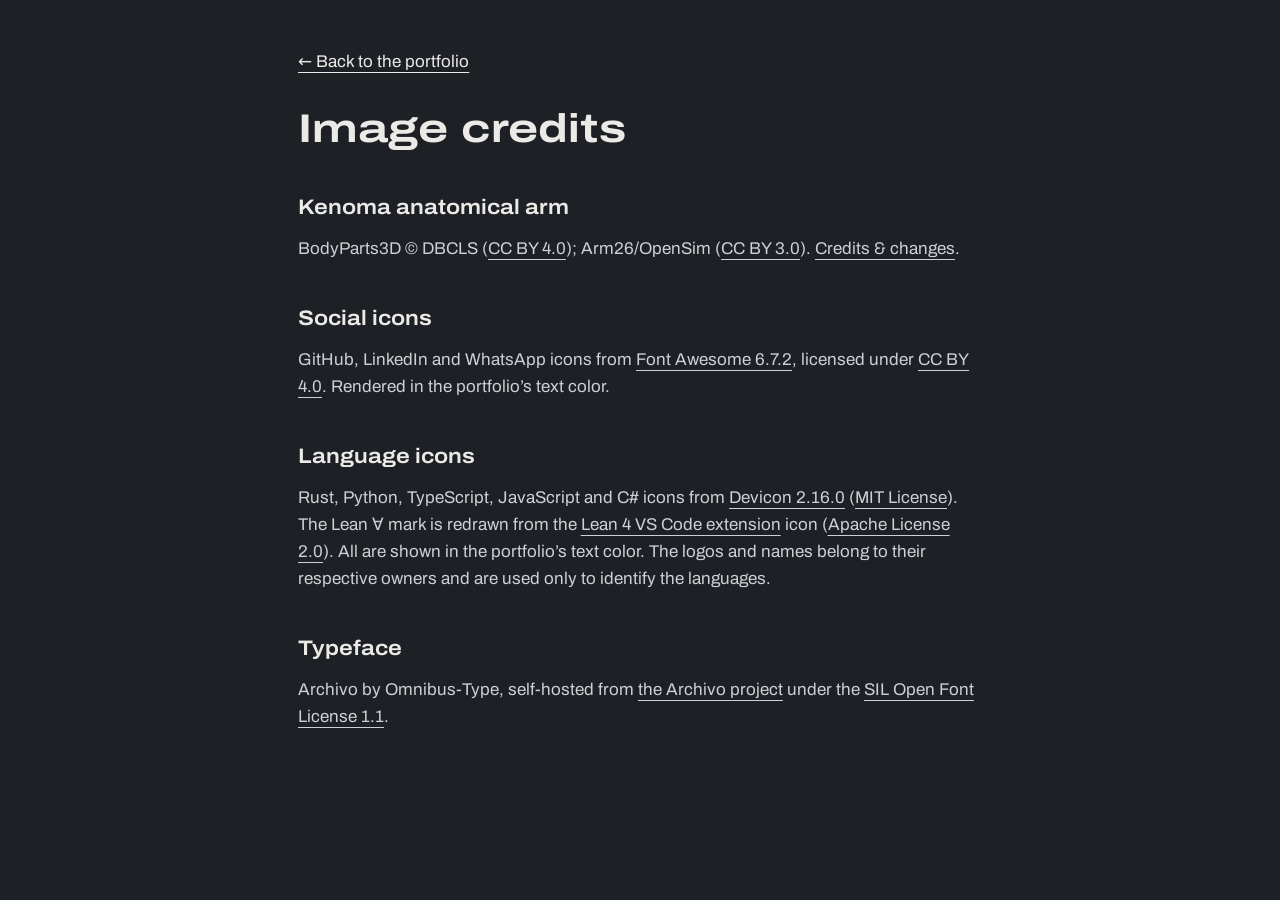
<file: image-credits.html>
<!doctype html>
<html lang="en"><head><meta charset="utf-8"><meta name="viewport" content="width=device-width,initial-scale=1"><meta name="color-scheme" content="dark"><title>Image credits</title><link rel="stylesheet" href="styles.197ed7b4af70.css"></head><body><main class="credits-page wrap"><a class="text-link" href="index.html#kenoma">← Back to the portfolio</a><h1>Image credits</h1><h2>Kenoma anatomical arm</h2><p class="capture-attribution">BodyParts3D © DBCLS (<a href="https://creativecommons.org/licenses/by/4.0/">CC BY 4.0</a>); Arm26/OpenSim (<a href="https://creativecommons.org/licenses/by/3.0/">CC BY 3.0</a>). <a href="https://github.com/MrScripty/Kenoma/blob/b9ccaacd355d9c75cce042541f738de7df56de69/docs/review/research-book-teaching/portfolio-anatomy/held-scene.md">Credits &amp; changes</a>.</p><h2>Social icons</h2><p>GitHub, LinkedIn and WhatsApp icons from <a href="https://github.com/FortAwesome/Font-Awesome/tree/6.7.2/svgs/brands">Font Awesome 6.7.2</a>, licensed under <a href="https://creativecommons.org/licenses/by/4.0/">CC BY 4.0</a>. Rendered in the portfolio’s text color.</p><h2>Language icons</h2><p>Rust, Python, TypeScript, JavaScript and C# icons from <a href="https://github.com/devicons/devicon/tree/v2.16.0">Devicon 2.16.0</a> (<a href="assets/icons/languages/DEVICON-LICENSE.txt">MIT License</a>). The Lean ∀ mark is redrawn from the <a href="https://github.com/leanprover/vscode-lean4">Lean 4 VS Code extension</a> icon (<a href="assets/icons/languages/VSCODE-LEAN4-LICENSE.txt">Apache License 2.0</a>). All are shown in the portfolio’s text color. The logos and names belong to their respective owners and are used only to identify the languages.</p><h2>Typeface</h2><p>Archivo by Omnibus-Type, self-hosted from <a href="https://github.com/Omnibus-Type/Archivo">the Archivo project</a> under the <a href="assets/fonts/ARCHIVO-OFL.txt">SIL Open Font License 1.1</a>.</p></main></body></html>
</file>
<file: styles.197ed7b4af70.css>
/* Node canvas: a node-editor graphite surface; category colors work like socket types. */
@font-face{font-family:"Archivo";src:url("assets/fonts/archivo-latin-variable.woff2") format("woff2");font-weight:100 900;font-stretch:62% 125%;font-style:normal;font-display:swap}

:root{
  --canvas:#1d2024;
  --sunk:#16181b;
  --raised:#272b30;
  --line:#353a41;
  --line-strong:#4f565f;
  --ink:#eceae6;
  --ink-2:#cdd0d4;
  --dim:#a4abb3;
  --infra:#e8a54b;
  --context:#5fb3d8;
  --physics:#e3848f;
  --models:#b49df4;
  --agents:#7cc7a4;
  --neutral:#c4bfb5;
  --accent:var(--neutral);
  --t-small:14px;
  --t-body:17px;
  --t-deck:21px;
  --t-h3:28px;
  --t-h2:40px;
  --t-h1:clamp(38px,5.6vw,68px);
  --narrow:90%;
  --gutter:clamp(16px,4vw,48px);
  --visual-h:500px;
  color-scheme:dark;
  font-family:"Archivo",ui-sans-serif,system-ui,sans-serif;
  font-synthesis:none;
  color:var(--ink);
  background:var(--canvas);
}
*{box-sizing:border-box}
html{scroll-behavior:smooth;scroll-padding-top:24px;-webkit-text-size-adjust:100%}
body{margin:0;background:var(--canvas);font-size:var(--t-body);line-height:1.6}
img{max-width:100%}
h1,h2,h3,p,ul,ol{margin:0}
a{color:inherit;text-underline-offset:.28em;text-decoration-thickness:1px}
button{font:inherit;color:inherit}
a,button{-webkit-tap-highlight-color:transparent}
:focus-visible{outline:2px solid var(--ink);outline-offset:3px;border-radius:2px}
.flow-field{position:fixed;inset:0;width:100%;height:100%;pointer-events:none;z-index:0}
.site-header,main,.site-footer{position:relative;z-index:1}
.wrap{width:100%;max-width:1240px;margin-inline:auto;padding-inline:var(--gutter)}
.visually-hidden{position:absolute!important;width:1px;height:1px;padding:0!important;margin:-1px;overflow:hidden;clip-path:inset(50%);white-space:nowrap;border:0}
.skip-link{position:fixed;top:12px;left:12px;z-index:100;padding:12px 16px;background:var(--ink);color:var(--canvas);font-weight:600;border-radius:4px;transform:translateY(-200%)}
.skip-link:focus{transform:none}

/* Header */
.site-header{display:flex;align-items:center;justify-content:space-between;gap:24px;padding-block:20px}
.wordmark{display:flex;align-items:center;gap:12px;text-decoration:none;font-weight:620;font-stretch:112%;font-size:16px;line-height:1.25}
.wordmark small{display:block;font-size:var(--t-small);font-weight:450;font-stretch:var(--narrow);letter-spacing:.01em;color:var(--dim)}
.profile-photo{width:40px;height:40px;border-radius:50%;object-fit:cover;flex:none}
.site-header nav{display:flex;align-items:center;gap:clamp(16px,2.5vw,32px);font-size:15px;font-weight:500}
.site-header nav a{text-decoration:none;padding-block:8px}
.site-header nav a:hover{text-decoration:underline}
.nav-github{display:inline-flex;align-items:center;gap:8px}
.icon{width:14px;height:14px}
.brand-icon{width:16px;height:16px;flex:none}

/* Hero */
.hero{padding-block:clamp(36px,6vw,80px) 0}
.hero h1{font-size:var(--t-h1);font-weight:720;font-stretch:125%;line-height:1.02;letter-spacing:-.025em;max-width:13.5em;text-wrap:balance}
.verb{position:relative;display:inline-grid;vertical-align:bottom;overflow:hidden;padding-bottom:.22em;margin-bottom:-.22em}
.verb-word{grid-area:1/1;justify-self:start;visibility:hidden}
.verb-word[data-active]{visibility:visible}
.verb-trace{position:absolute;left:0;bottom:.1em;width:100%;height:.06em;background:var(--infra);transform-origin:left;transform:scaleX(0)}
.hero-focus{margin-top:24px;font-size:var(--t-deck);line-height:1.45;color:var(--ink);max-width:40ch;font-weight:450}
.hero-bio{margin-top:10px;color:var(--dim);max-width:60ch}

/* Project graph */
.graph{position:relative;margin-top:clamp(32px,4.5vw,52px);padding:clamp(14px,2.5vw,28px);display:grid;grid-template-columns:repeat(12,minmax(0,1fr));gap:16px;border:1px solid var(--line);border-radius:12px;background:color-mix(in srgb,var(--sunk) 72%,transparent)}
.wires{position:absolute;inset:0;width:100%;height:100%;overflow:visible;pointer-events:none;z-index:2}
.wires path{fill:none;stroke:var(--infra);stroke-width:2;stroke-linecap:round}
.wires circle{fill:var(--ink)}
.backdrop{--accent:var(--neutral);padding:12px 16px 18px;border-radius:8px;background:color-mix(in srgb,var(--accent) 10%,transparent);box-shadow:inset 0 2px 0 color-mix(in srgb,var(--accent) 70%,transparent)}
.backdrop-infra{--accent:var(--infra);grid-column:1/-1}
.backdrop-physics{grid-column:span 4}
.backdrop-models{--accent:var(--models);grid-column:span 8}
.backdrop-context{grid-column:span 6}
.backdrop-agents{--accent:var(--agents);grid-column:span 3}
.backdrop-apps{grid-column:span 3}
.backdrop-context{--accent:var(--context)}
.backdrop-physics{--accent:var(--physics)}
.node-col{display:flex;flex-direction:column;align-items:flex-start;gap:12px}
.node-steps{display:grid;grid-template-columns:repeat(2,max-content);gap:12px clamp(56px,7vw,96px)}
.node-steps>:last-child{grid-column:2;grid-row:2}
.backdrop-label{font-size:var(--t-small);font-weight:620;font-stretch:var(--narrow);letter-spacing:.01em;color:var(--accent);margin-bottom:12px}
.chain{display:flex;align-items:flex-start;gap:clamp(48px,7vw,96px);padding-bottom:6px}
.node{position:relative;z-index:3;display:flex;flex-direction:column;min-width:0;text-decoration:none;background:var(--raised);border:1px solid var(--line-strong);border-radius:8px;transition:border-color .15s}
.node:hover,.node:focus-visible{border-color:var(--accent)}
.node:focus-visible{outline-offset:4px}
.chain .node{flex:1 1 0;max-width:300px}
.chain .node:nth-child(2){margin-top:36px}
.node-title{display:flex;align-items:center;gap:10px;padding:9px 14px;font-weight:620;font-size:16px;line-height:1.3;border-bottom:1px solid var(--line);border-radius:7px 7px 0 0;background:color-mix(in srgb,var(--accent) 16%,var(--raised))}
.node-title img{width:24px;height:24px;border-radius:6px;flex:none}
.node-socket{width:12px;height:12px;margin-inline:6px;border-radius:50%;border:2px solid var(--accent);flex:none}
.node-body{padding:9px 14px 11px;font-size:var(--t-small);font-stretch:var(--narrow);letter-spacing:.01em;line-height:1.4;color:var(--ink-2)}
.port{--side:right;position:absolute;top:50%;width:14px;height:14px;margin-top:-7px;border-radius:50%;background:var(--sunk);border:2px solid var(--accent)}
.port-out{right:-8px}
.port-in{--side:left;left:-8px}
.node-row{display:flex;flex-wrap:wrap;gap:10px}
.node-small .node-title{padding:7px 12px;font-size:15px}
.node-small .node-body{padding:6px 12px 8px}

/* Groups */
.group{--accent:var(--neutral);padding-top:clamp(72px,10vw,128px)}
.group-infra{--accent:var(--infra)}
.group-context{--accent:var(--context)}
.group-physics{--accent:var(--physics)}
.group-models{--accent:var(--models)}
.group-agents{--accent:var(--agents)}
.group-head{display:flex;flex-wrap:wrap;align-items:baseline;gap:8px 28px;padding:14px 20px 16px;border-radius:8px;background:color-mix(in srgb,var(--accent) 9%,transparent);box-shadow:inset 0 2px 0 color-mix(in srgb,var(--accent) 70%,transparent)}
.group-head h2,.about h2{font-size:var(--t-h2);font-weight:680;font-stretch:125%;line-height:1.1;letter-spacing:-.02em}
.group-head p{color:var(--dim);max-width:52ch}
.group-books .group-head{padding:0;background:none;box-shadow:none}

/* Projects */
.project{margin-top:28px;background:color-mix(in srgb,var(--raised) 95%,transparent);border:1px solid var(--line-strong);border-radius:12px}
.group-head+.project{margin-top:36px}
.project-head{display:flex;flex-wrap:wrap;align-items:center;justify-content:space-between;gap:10px 24px;padding:14px clamp(18px,2.4vw,28px);background:color-mix(in srgb,var(--accent) 15%,var(--raised));border-bottom:1px solid var(--line);border-radius:11px 11px 0 0}
.project-body{display:grid;grid-template-columns:minmax(0,5fr) minmax(0,7fr);gap:clamp(24px,4vw,56px);align-items:start;padding:clamp(20px,2.6vw,32px) clamp(18px,2.4vw,28px) clamp(24px,3vw,36px)}
.project-text,.project-visual,.project-detail{min-width:0}
.project-text>*+*{margin-top:14px}
.project-title{display:flex;align-items:center;gap:12px;font-size:var(--t-h3);font-weight:660;font-stretch:112%;line-height:1.15;letter-spacing:-.01em}
.product-icon{width:32px;height:32px;border-radius:8px;flex:none}
.project-deck{font-size:var(--t-deck);font-weight:520;line-height:1.35;color:var(--accent)}
.project-text p:not([class]),.project-detail p:not([class]){color:var(--ink-2);max-width:56ch}
.project-note{color:var(--dim);font-size:15px;line-height:1.55;max-width:56ch}
.tags{display:flex;flex-wrap:wrap;gap:6px 20px;padding:0;list-style:none;font-size:var(--t-small);font-weight:560;font-stretch:var(--narrow);letter-spacing:.01em;color:var(--ink)}
.tags li{display:flex;align-items:center;gap:8px}
.tags li::before{content:"";width:8px;height:8px;border-radius:50%;border:2px solid var(--accent)}
.project-links{display:flex;flex-wrap:wrap;gap:8px 24px;font-weight:600;font-size:16px}
.project-links a{text-decoration-color:var(--accent);text-decoration-thickness:2px;padding-block:4px}
.project-links a:hover{text-decoration-color:var(--ink)}
.social-link{display:inline-flex;align-items:center;gap:8px}
.status{display:flex;align-items:center;gap:10px;font-size:var(--t-small);font-weight:560;font-stretch:var(--narrow);letter-spacing:.01em;color:var(--ink-2)}
.status-meter{display:flex;gap:3px}
.status-meter i{width:14px;height:6px;border-radius:2px;background:var(--line-strong)}
.status[data-level="1"] i:nth-child(1),.status[data-level="2"] i:nth-child(-n+2),.status[data-level="3"] i{background:var(--accent)}
.project-detail>*+*{margin-top:14px}
.flow{display:flex;flex-wrap:wrap;gap:12px 40px;padding:6px 0;list-style:none}
.flow li{position:relative;padding:7px 14px;font-size:var(--t-small);font-weight:560;font-stretch:var(--narrow);letter-spacing:.01em;background:var(--raised);border:1px solid var(--line-strong);border-radius:6px}
.flow li+li::before{content:"";position:absolute;right:100%;top:50%;width:40px;border-top:2px solid var(--accent)}

/* Captures */
.app-capture{margin:0;background:var(--sunk);border:1px solid var(--line);border-radius:8px;overflow:hidden}
.capture-button{display:block;position:relative;cursor:zoom-in;text-decoration:none}
.capture-button img{display:block;width:auto;height:auto;max-width:100%;max-height:var(--visual-h);margin-inline:auto}
.capture-zoom{position:absolute;right:10px;bottom:10px;display:flex;align-items:center;gap:6px;padding:4px 9px;font-size:13px;font-stretch:var(--narrow);letter-spacing:.01em;font-weight:520;color:var(--ink);background:color-mix(in srgb,var(--canvas) 88%,transparent);border:1px solid var(--line-strong);border-radius:5px;opacity:0;transition:opacity .15s}
.capture-zoom .icon{width:11px;height:11px}
.capture-button:hover .capture-zoom,.capture-button:focus-visible .capture-zoom,.touch-input .capture-zoom{opacity:1}
.capture-gallery{display:grid;min-width:0}
.capture-gallery [hidden]{display:none!important}
.capture-frame{position:relative;width:min(100%,calc(var(--visual-h) * var(--capture-ratio)));margin-inline:auto;touch-action:pan-y pinch-zoom}
.capture-frame .capture-button img{width:100%;max-height:none}
.gallery-controls{position:absolute;inset:0;display:flex;align-items:center;justify-content:space-between;gap:8px;padding:10px;pointer-events:none}
.gallery-controls button{display:grid;place-items:center;flex:none;width:44px;height:44px;padding:10px;border:1px solid var(--line-strong);border-radius:50%;background:color-mix(in srgb,var(--raised) 92%,transparent);cursor:pointer;pointer-events:auto;opacity:0;transition:opacity .15s,border-color .15s}
.gallery-controls button svg{width:20px;height:20px}
.gallery-controls button:hover{border-color:var(--accent)}
.capture-frame:hover .gallery-controls button,.capture-frame:focus-within .gallery-controls button,.touch-input .gallery-controls button{opacity:1}
.gallery-status{position:absolute;left:50%;bottom:10px;transform:translateX(-50%);padding:3px 9px;font-size:13px;font-stretch:var(--narrow);letter-spacing:.01em;font-weight:560;font-variant-numeric:tabular-nums;white-space:nowrap;background:color-mix(in srgb,var(--canvas) 88%,transparent);border:1px solid var(--line-strong);border-radius:5px}
@media (hover:none),(pointer:coarse){.gallery-controls button,.capture-zoom{opacity:1}}

/* Books */
.book-grid{display:grid;grid-template-columns:repeat(3,minmax(0,1fr));gap:clamp(20px,3vw,40px);margin-top:clamp(40px,5vw,64px)}
.book{display:flex;flex-direction:column;text-decoration:none}
.book img{display:block;width:100%;height:auto;aspect-ratio:500/646;object-fit:contain;object-position:left bottom}
.book-text{display:grid;gap:4px;margin-top:16px}
.book-series,.book-credit{font-size:var(--t-small);font-stretch:var(--narrow);letter-spacing:.01em;color:var(--dim)}
.book-title{font-size:var(--t-deck);font-weight:660;font-stretch:112%;line-height:1.25}
.book-sub{color:var(--ink-2);font-size:15px}
.book:hover .book-title{text-decoration:underline;text-decoration-thickness:2px}
.paired-book{margin-top:48px;padding-left:20px;border-left:2px solid var(--line-strong);max-width:60ch}
.paired-book h3{font-size:var(--t-deck);font-weight:660;font-stretch:112%}
.paired-book h3 a{text-decoration-thickness:2px;text-decoration-color:var(--line-strong)}
.paired-book h3 a:hover{text-decoration-color:var(--ink)}
.paired-book p{margin-top:6px;color:var(--ink-2)}

/* About and footer */
.about{display:grid;grid-template-columns:minmax(0,4fr) minmax(0,8fr);gap:24px clamp(28px,4.5vw,64px)}
.about-text>*+*{margin-top:16px}
.about-text p:not([class]){font-size:19px;line-height:1.6;max-width:56ch}
.about-text .project-links{margin-top:28px}
.languages{margin-top:36px;padding-top:28px;border-top:1px solid var(--line)}
.languages h3{font-size:var(--t-deck);font-weight:660;font-stretch:112%}
.languages dl{display:grid;gap:12px;margin:16px 0 0}
.languages dl>div{display:grid;align-items:start;grid-template-columns:minmax(0,14em) minmax(0,1fr);gap:4px 20px}
.languages dt{display:flex;align-items:center;gap:10px;font-weight:620;line-height:1.6}
.lang-icons{display:flex;gap:5px;flex:none;width:49px;color:var(--ink-2)}
.lang-icon{width:22px;height:22px}
.languages dd{margin:0;color:var(--ink-2)}
.site-footer{display:flex;flex-wrap:wrap;align-items:center;gap:12px 28px;margin-top:clamp(72px,10vw,128px);padding-block:28px 48px;border-top:1px solid var(--line);font-size:15px;color:var(--dim)}
.site-footer span{margin-right:auto}
.site-footer a{color:var(--ink-2)}

/* Enlarged image */
.image-dialog{width:min(1440px,95vw);max-height:95dvh;padding:14px;overflow:auto;color:var(--ink);background:var(--raised);border:1px solid var(--line-strong);border-radius:10px}
.image-dialog::backdrop{background:#0b0c0ee8}
.dialog-close{display:flex;align-items:center;gap:10px;margin:0 0 12px auto;padding:8px 14px;min-height:44px;font-size:15px;font-weight:560;background:none;border:1px solid var(--line-strong);border-radius:6px;cursor:pointer}
.dialog-close:hover{border-color:var(--ink)}
.dialog-close span{font-size:21px;line-height:1}
.image-dialog>img{display:block;max-width:100%;max-height:82dvh;margin:auto;object-fit:contain}

/* Credits page */
.credits-page{padding-block:48px 96px;max-width:780px}
.credits-page h1{margin-top:32px;font-size:var(--t-h2);font-weight:680;font-stretch:125%;line-height:1.1}
.credits-page h2{margin-top:40px;font-size:var(--t-deck);font-weight:640;font-stretch:112%}
.credits-page p{margin-top:10px;color:var(--ink-2)}

/* Layout changes */
@media (max-width:960px){
  .project-body,.about{grid-template-columns:minmax(0,1fr)}
  .graph .backdrop{grid-column:1/-1}
}
@media (max-width:720px){
  :root{--t-h2:32px;--t-h3:25px;--t-deck:19px;--visual-h:380px}
  .chain{flex-direction:column;align-items:stretch;gap:36px}
  .chain .node{max-width:none;flex:none}
  .chain .node:nth-child(2){margin-top:0;margin-left:28px}
  .graph{grid-template-columns:minmax(0,1fr)}
  .backdrop{grid-column:1/-1!important}
  .port{top:auto;left:50%;margin:0 0 0 -7px}
  .port-out{--side:bottom;bottom:-8px;right:auto}
  .port-in{--side:top;top:-8px}
  .port-cross{--side:none;display:none}
  .node-steps{grid-template-columns:minmax(0,1fr);gap:36px}
  .node-steps>:last-child{grid-column:1;grid-row:auto;margin-left:28px}
  .node-col{flex-direction:row;flex-wrap:wrap}
  .languages dl>div{grid-template-columns:minmax(0,1fr)}
  .book-grid{grid-template-columns:repeat(2,minmax(0,1fr))}
  .site-header{flex-wrap:wrap}
}
@media (max-width:560px){
  :root{--t-body:16px;--t-h2:28px;--visual-h:340px}
  .site-header nav{width:100%;justify-content:space-between}
  .wordmark small{font-size:13px}
  .group-head{padding:12px 14px 14px}
  .about-text p:not([class]){font-size:17px}
  .flow{flex-direction:column;align-items:flex-start;gap:20px}
  .flow li+li::before{right:auto;left:24px;top:auto;bottom:100%;width:0;height:20px;border-top:0;border-left:2px solid var(--accent)}
}
@media (max-width:420px){
  .book-grid{grid-template-columns:minmax(0,1fr)}
  .book img{max-width:240px}
}
@media (prefers-reduced-motion:reduce){
  html{scroll-behavior:auto}
  *,*::before,*::after{transition:none!important;animation:none!important}
}
@media print{
  .site-header nav,.image-dialog,.capture-zoom,.gallery-controls,.wires,.skip-link{display:none}
  :root,body{background:#fff;color:#000}
}
</file>
